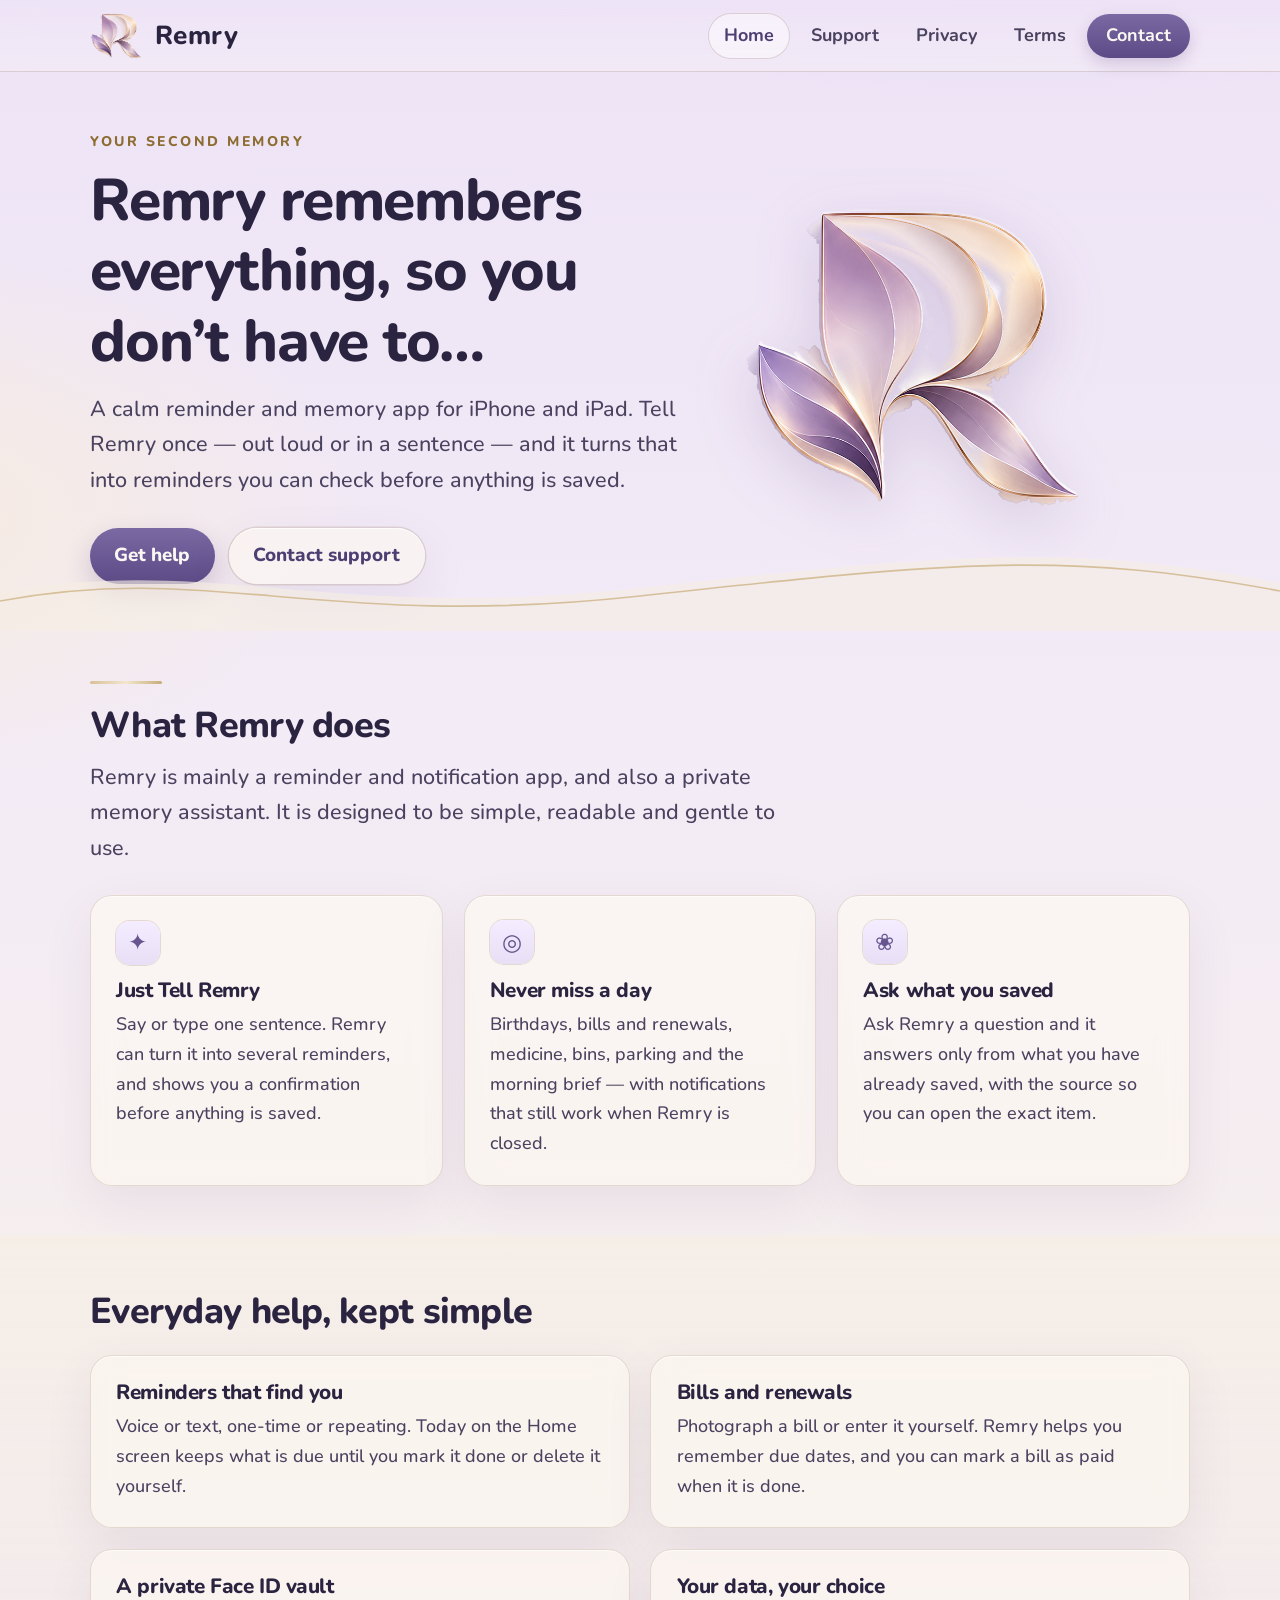
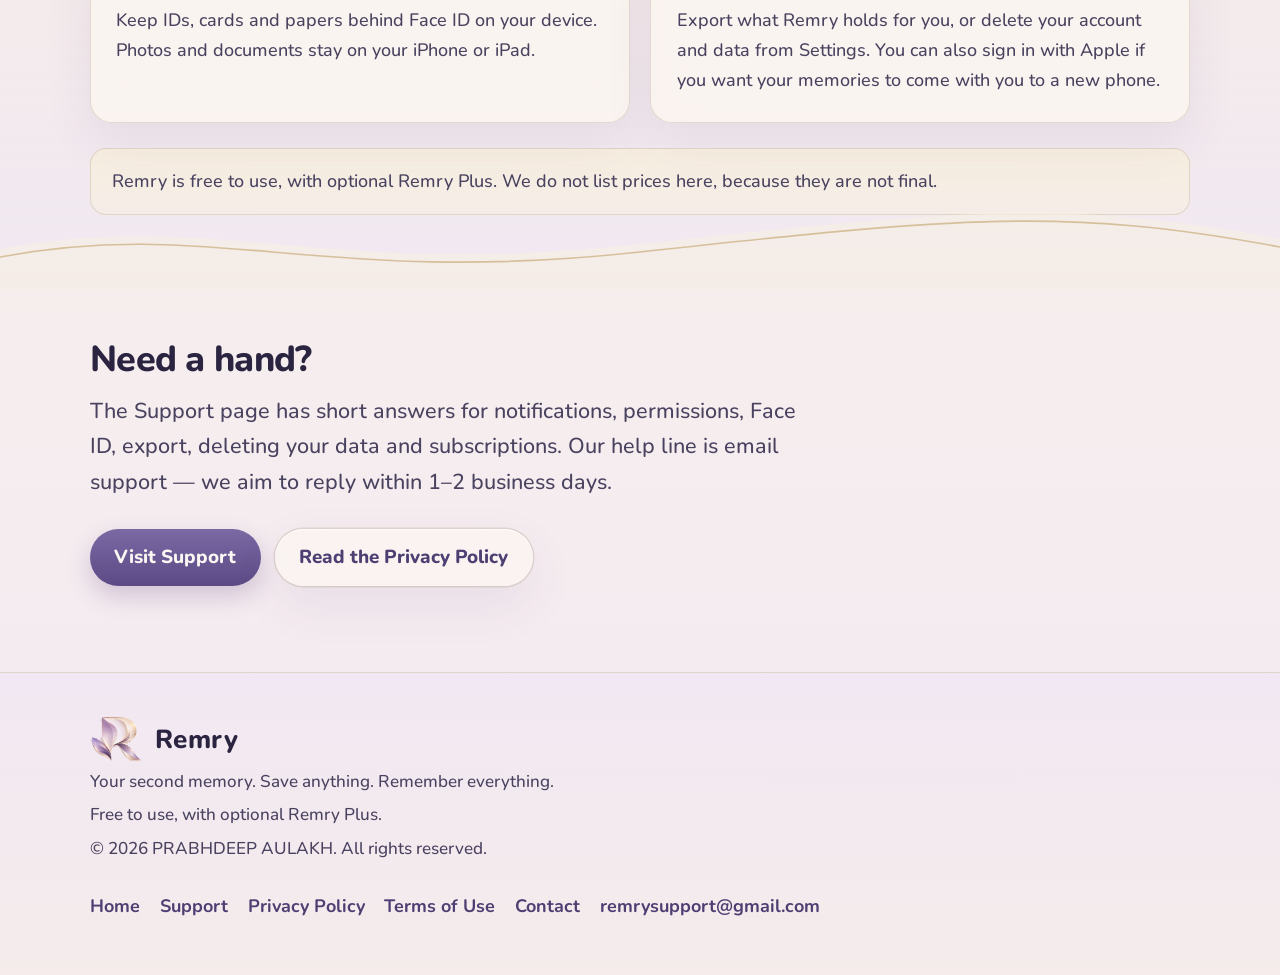
<file: index.html>
<!DOCTYPE html>
<html lang="en-AU">
<head>
  <meta charset="utf-8">
  <meta name="viewport" content="width=device-width, initial-scale=1">
  <title>Remry – Your Second Memory</title>
  <meta name="description" content="Remry remembers everything, so you don't have to. A calm iPhone and iPad app for reminders, birthdays, bills and the everyday things you want to keep.">
  <meta name="theme-color" content="#EDE3F6">
  <link rel="canonical" href="https://deepaul781-svg.github.io/remry-site/index.html">
  <link rel="icon" type="image/png" href="assets/favicon.png">
  <link rel="apple-touch-icon" href="assets/apple-touch-icon.png">
  <link rel="preconnect" href="https://fonts.googleapis.com">
  <link rel="preconnect" href="https://fonts.gstatic.com" crossorigin>
  <link href="https://fonts.googleapis.com/css2?family=Nunito:wght@500;600;700;800&display=swap" rel="stylesheet">
  <link rel="stylesheet" href="css/styles.css">
  <meta property="og:type" content="website">
  <meta property="og:title" content="Remry – Your Second Memory">
  <meta property="og:description" content="Remry remembers everything, so you don't have to. A calm iPhone and iPad app for reminders, birthdays, bills and the everyday things you want to keep.">
  <meta property="og:url" content="https://deepaul781-svg.github.io/remry-site/index.html">
  <meta property="og:image" content="https://deepaul781-svg.github.io/remry-site/assets/og.png">
  <meta name="twitter:card" content="summary_large_image">
  
</head>
<body>
  <a class="skip" href="#main">Skip to content</a>
  <header class="site-header">
    <div class="wrap header-inner">
      <a class="brand" href="index.html">
        <img src="assets/logo-mark.png" width="52" height="46" alt="">
        <span>Remry</span>
      </a>
      <nav class="nav" aria-label="Main">
        <a href="index.html" aria-current="page">Home</a>
        <a href="support.html">Support</a>
        <a href="privacy.html">Privacy</a>
        <a href="terms.html">Terms</a>
        <a href="contact.html" class="cta">Contact</a>
      </nav>
    </div>
  </header>

  <main id="main">
    <section class="hero">
      <div class="wrap hero-grid">
        <div>
          <p class="kicker">Your second memory</p>
          <h1>Remry remembers everything, so you don’t have to…</h1>
          <p class="lede">A calm reminder and memory app for iPhone and iPad. Tell Remry once — out loud or in a sentence — and it turns that into reminders you can check before anything is saved.</p>
          <div class="actions">
            <a class="btn btn-primary" href="support.html">Get help</a>
            <a class="btn btn-ghost" href="contact.html">Contact support</a>
          </div>
        </div>
        <img class="hero-logo" src="assets/logo-mark.png" width="340" height="303" alt="The Remry leaf-R logo, in lavender and champagne gold.">
      </div>
    </section>

    <section class="section" aria-labelledby="does">
      <div class="wrap">
        <div class="gold-rule" aria-hidden="true"></div>
        <h2 id="does">What Remry does</h2>
        <p class="lede">Remry is mainly a reminder and notification app, and also a private memory assistant. It is designed to be simple, readable and gentle to use.</p>
        <div class="grid-3">
          <article class="card">
            <div class="icon" aria-hidden="true">✦</div>
            <h3>Just Tell Remry</h3>
            <p>Say or type one sentence. Remry can turn it into several reminders, and shows you a confirmation before anything is saved.</p>
          </article>
          <article class="card">
            <div class="icon" aria-hidden="true">◎</div>
            <h3>Never miss a day</h3>
            <p>Birthdays, bills and renewals, medicine, bins, parking and the morning brief — with notifications that still work when Remry is closed.</p>
          </article>
          <article class="card">
            <div class="icon" aria-hidden="true">❀</div>
            <h3>Ask what you saved</h3>
            <p>Ask Remry a question and it answers only from what you have already saved, with the source so you can open the exact item.</p>
          </article>
        </div>
      </div>
    </section>

    <section class="band" aria-labelledby="everyday">
      <div class="wrap">
        <h2 id="everyday">Everyday help, kept simple</h2>
        <div class="grid-2" style="margin-top:1.2rem">
          <article class="card">
            <h3>Reminders that find you</h3>
            <p>Voice or text, one-time or repeating. Today on the Home screen keeps what is due until you mark it done or delete it yourself.</p>
          </article>
          <article class="card">
            <h3>Bills and renewals</h3>
            <p>Photograph a bill or enter it yourself. Remry helps you remember due dates, and you can mark a bill as paid when it is done.</p>
          </article>
          <article class="card">
            <h3>A private Face ID vault</h3>
            <p>Keep IDs, cards and papers behind Face ID on your device. Photos and documents stay on your iPhone or iPad.</p>
          </article>
          <article class="card">
            <h3>Your data, your choice</h3>
            <p>Export what Remry holds for you, or delete your account and data from Settings. You can also sign in with Apple if you want your memories to come with you to a new phone.</p>
          </article>
        </div>
        <p class="note" style="margin-top:1.4rem">Remry is free to use, with optional Remry Plus. We do not list prices here, because they are not final.</p>
      </div>
    </section>

    <section class="section" aria-labelledby="next">
      <div class="wrap">
        <h2 id="next">Need a hand?</h2>
        <p class="lede">The Support page has short answers for notifications, permissions, Face ID, export, deleting your data and subscriptions. Our help line is email support — we aim to reply within 1–2 business days.</p>
        <div class="actions">
          <a class="btn btn-primary" href="support.html">Visit Support</a>
          <a class="btn btn-ghost" href="privacy.html">Read the Privacy Policy</a>
        </div>
      </div>
    </section>
  </main>
  <footer class="site-footer">
    <div class="wrap footer-inner">
      <div>
        <a class="brand" href="index.html"><img src="assets/logo-mark.png" width="44" height="40" alt=""><span>Remry</span></a>
        <p class="fine">Your second memory. Save anything. Remember everything.</p>
        <p class="fine">Free to use, with optional Remry Plus.</p>
        <p class="fine">&copy; 2026 PRABHDEEP AULAKH. All rights reserved.</p>
      </div>
      <nav class="footer-nav" aria-label="Footer">
        <a href="index.html">Home</a>
        <a href="support.html">Support</a>
        <a href="privacy.html">Privacy Policy</a>
        <a href="terms.html">Terms of Use</a>
        <a href="contact.html">Contact</a>
        <a href="mailto:remrysupport@gmail.com">remrysupport@gmail.com</a>
      </nav>
    </div>
  </footer>
</body>
</html>
</file>
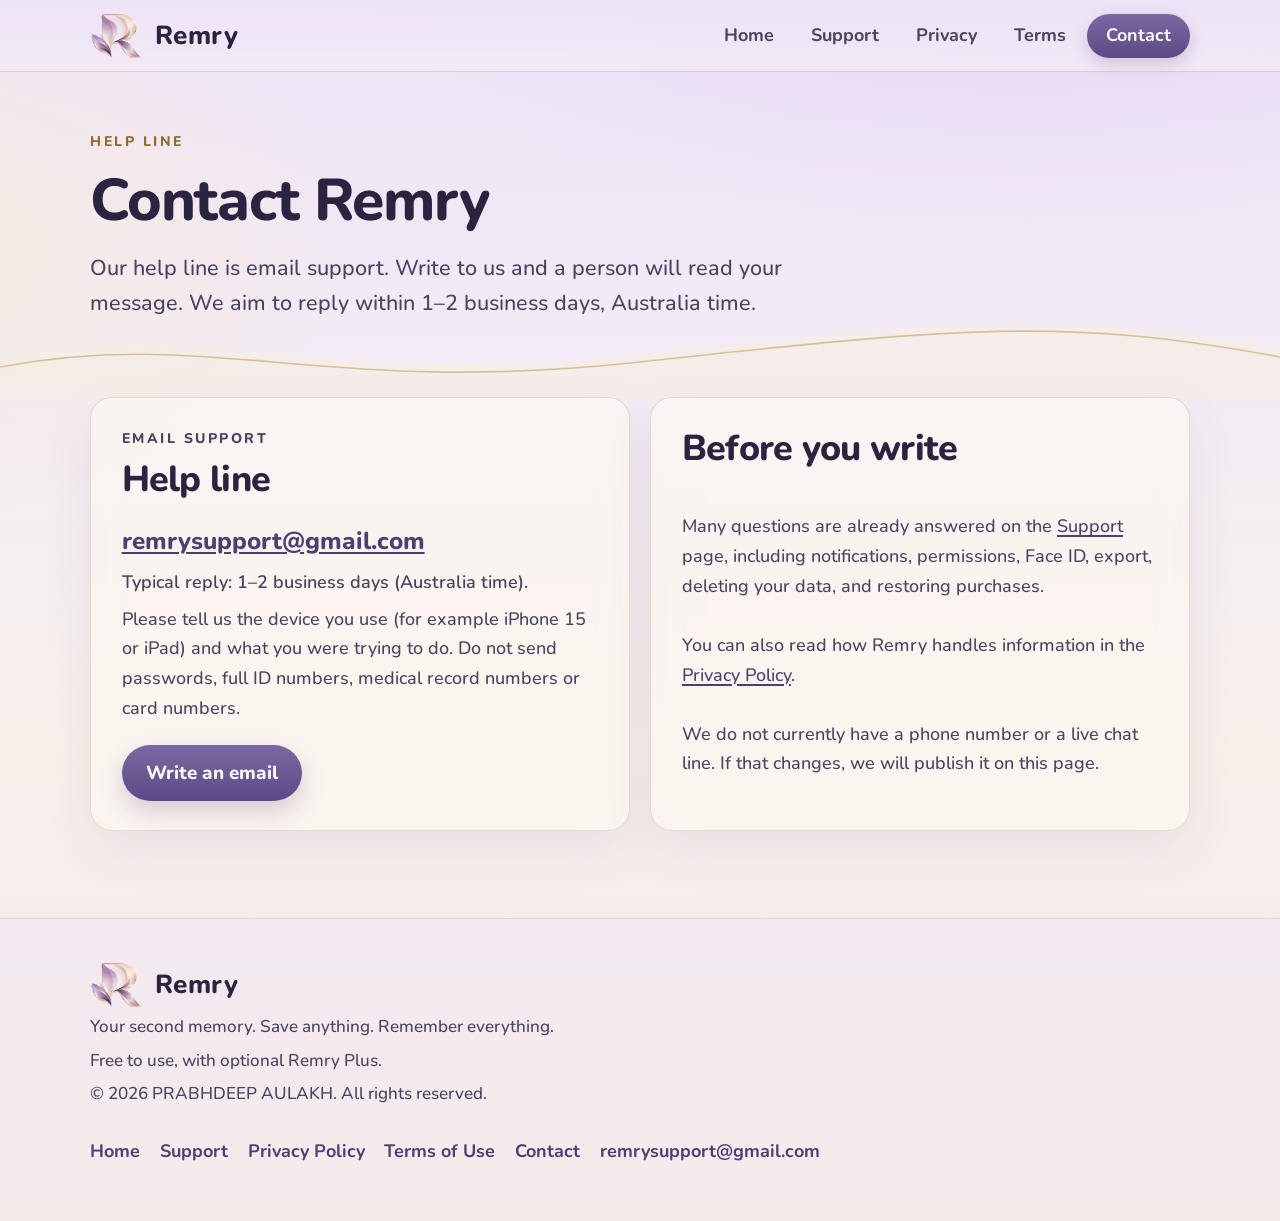
<file: contact.html>
<!DOCTYPE html>
<html lang="en-AU">
<head>
  <meta charset="utf-8">
  <meta name="viewport" content="width=device-width, initial-scale=1">
  <title>Contact and Help Line – Remry</title>
  <meta name="description" content="Email Remry support at remrysupport@gmail.com. We aim to reply within 1–2 business days. No phone line is offered yet.">
  <meta name="theme-color" content="#EDE3F6">
  <link rel="canonical" href="https://deepaul781-svg.github.io/remry-site/contact.html">
  <link rel="icon" type="image/png" href="assets/favicon.png">
  <link rel="apple-touch-icon" href="assets/apple-touch-icon.png">
  <link rel="preconnect" href="https://fonts.googleapis.com">
  <link rel="preconnect" href="https://fonts.gstatic.com" crossorigin>
  <link href="https://fonts.googleapis.com/css2?family=Nunito:wght@500;600;700;800&display=swap" rel="stylesheet">
  <link rel="stylesheet" href="css/styles.css">
  <meta property="og:type" content="website">
  <meta property="og:title" content="Contact and Help Line – Remry">
  <meta property="og:description" content="Email Remry support at remrysupport@gmail.com. We aim to reply within 1–2 business days. No phone line is offered yet.">
  <meta property="og:url" content="https://deepaul781-svg.github.io/remry-site/contact.html">
  <meta property="og:image" content="https://deepaul781-svg.github.io/remry-site/assets/og.png">
  <meta name="twitter:card" content="summary_large_image">
  
</head>
<body>
  <a class="skip" href="#main">Skip to content</a>
  <header class="site-header">
    <div class="wrap header-inner">
      <a class="brand" href="index.html">
        <img src="assets/logo-mark.png" width="52" height="46" alt="">
        <span>Remry</span>
      </a>
      <nav class="nav" aria-label="Main">
        <a href="index.html">Home</a>
        <a href="support.html">Support</a>
        <a href="privacy.html">Privacy</a>
        <a href="terms.html">Terms</a>
        <a href="contact.html" class="cta" aria-current="page">Contact</a>
      </nav>
    </div>
  </header>

  <main id="main">
    <section class="page-hero">
      <div class="wrap">
        <p class="kicker">Help line</p>
        <h1>Contact Remry</h1>
        <p class="lede">Our help line is email support. Write to us and a person will read your message. We aim to reply within 1–2 business days, Australia time.</p>
      </div>
    </section>

    <section class="section" style="padding-top:0">
      <div class="wrap grid-2">
        <article class="card contact-card">
          <p class="kicker">Email support</p>
          <h2>Help line</h2>
          <p><a class="email" href="mailto:remrysupport@gmail.com">remrysupport@gmail.com</a></p>
          <p class="meta">Typical reply: 1–2 business days (Australia time).</p>
          <p>Please tell us the device you use (for example iPhone 15 or iPad) and what you were trying to do. Do not send passwords, full ID numbers, medical record numbers or card numbers.</p>
          <div class="actions" style="margin-top:0.8rem">
            <a class="btn btn-primary" href="mailto:remrysupport@gmail.com">Write an email</a>
          </div>
        </article>
        <article class="card contact-card">
          <h2>Before you write</h2>
          <p>Many questions are already answered on the <a href="support.html">Support</a> page, including notifications, permissions, Face ID, export, deleting your data, and restoring purchases.</p>
          <p>You can also read how Remry handles information in the <a href="privacy.html">Privacy Policy</a>.</p>
          <p>We do not currently have a phone number or a live chat line. If that changes, we will publish it on this page.</p>
        </article>
      </div>
    </section>
  </main>
  <footer class="site-footer">
    <div class="wrap footer-inner">
      <div>
        <a class="brand" href="index.html"><img src="assets/logo-mark.png" width="44" height="40" alt=""><span>Remry</span></a>
        <p class="fine">Your second memory. Save anything. Remember everything.</p>
        <p class="fine">Free to use, with optional Remry Plus.</p>
        <p class="fine">&copy; 2026 PRABHDEEP AULAKH. All rights reserved.</p>
      </div>
      <nav class="footer-nav" aria-label="Footer">
        <a href="index.html">Home</a>
        <a href="support.html">Support</a>
        <a href="privacy.html">Privacy Policy</a>
        <a href="terms.html">Terms of Use</a>
        <a href="contact.html">Contact</a>
        <a href="mailto:remrysupport@gmail.com">remrysupport@gmail.com</a>
      </nav>
    </div>
  </footer>
</body>
</html>
</file>
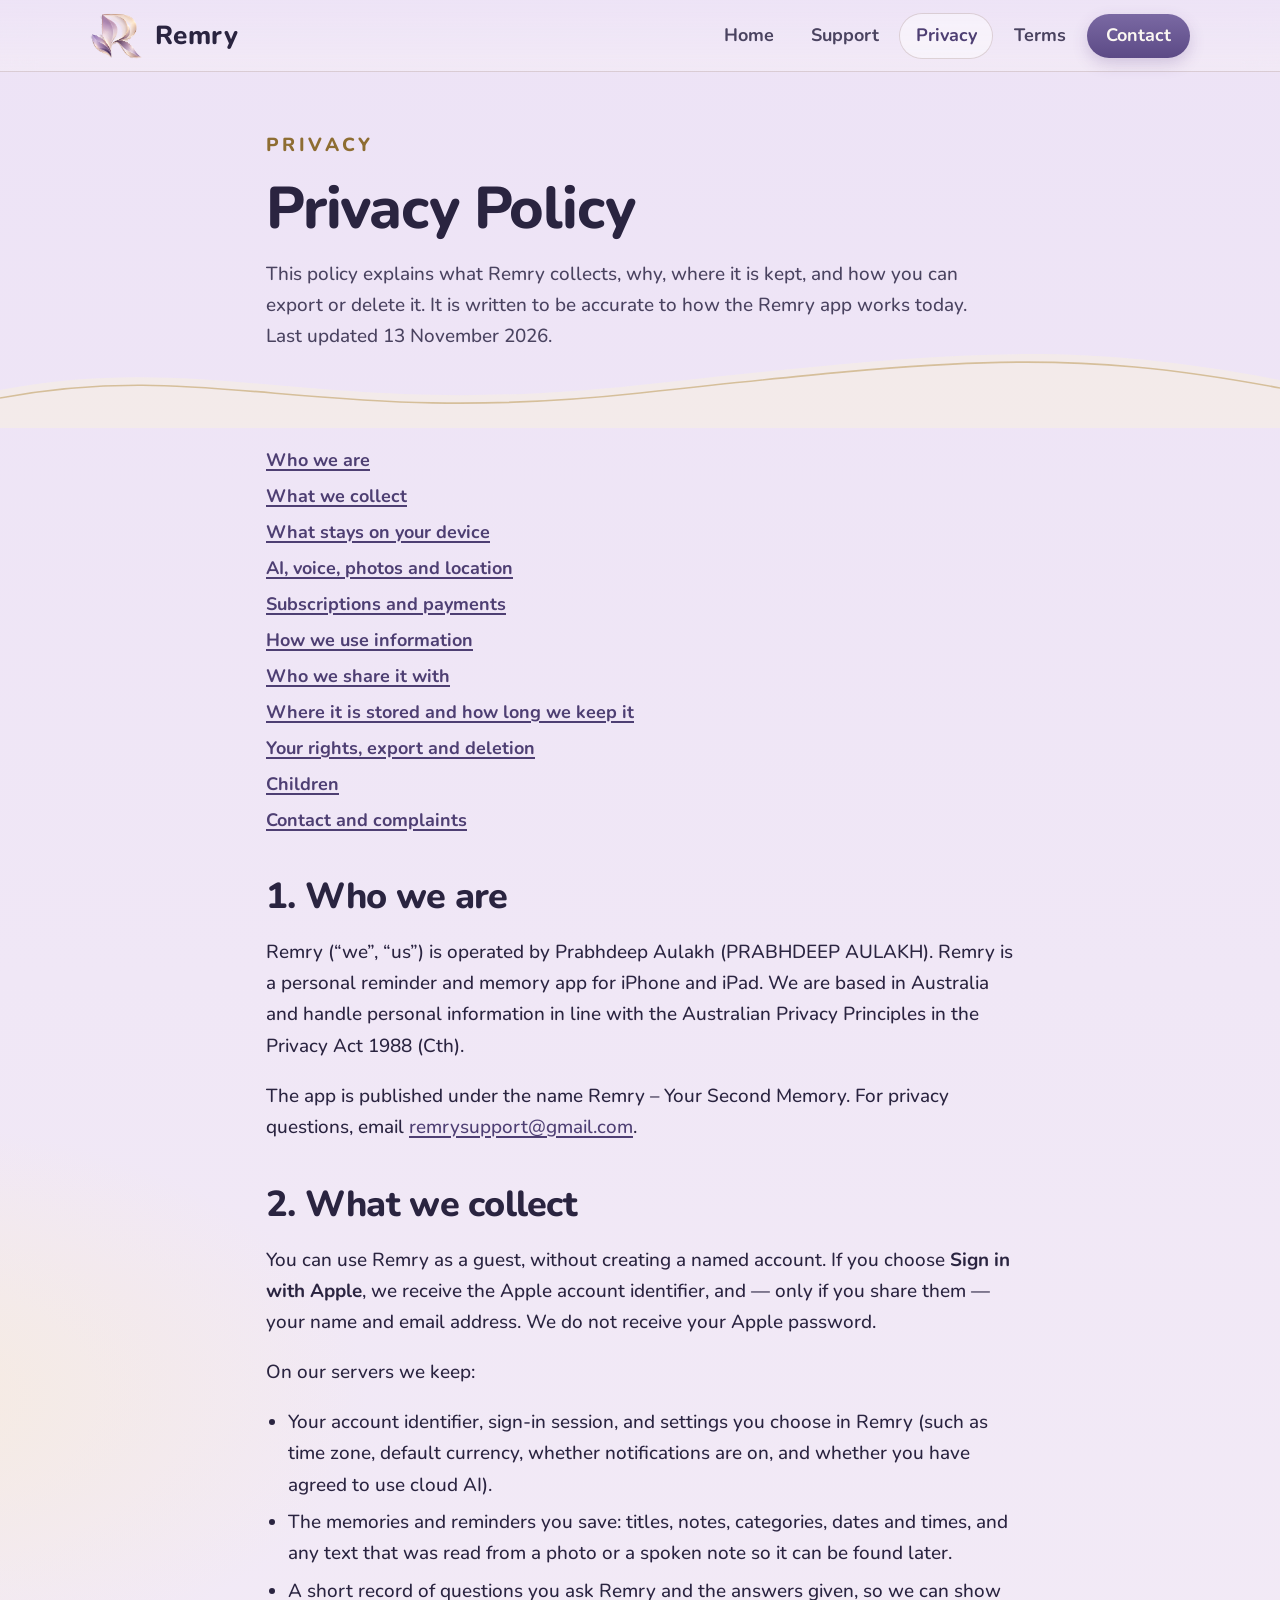
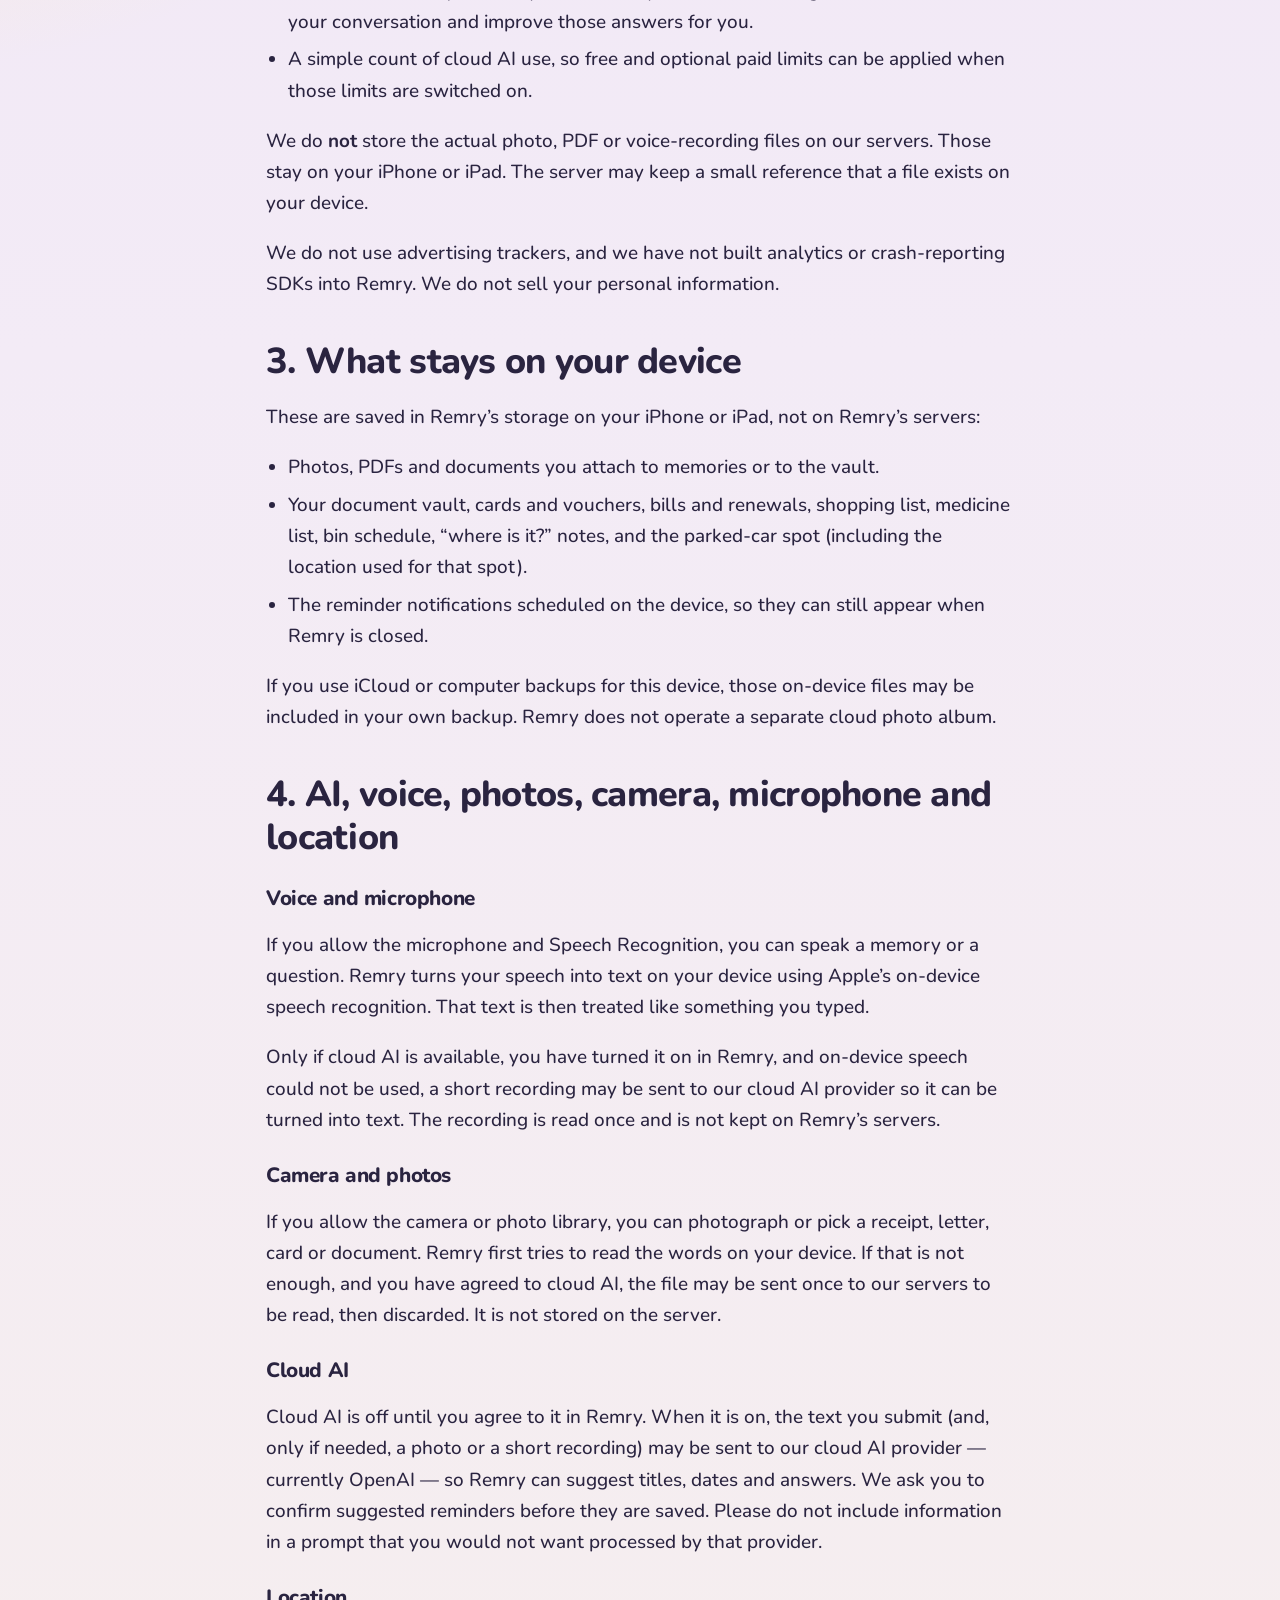
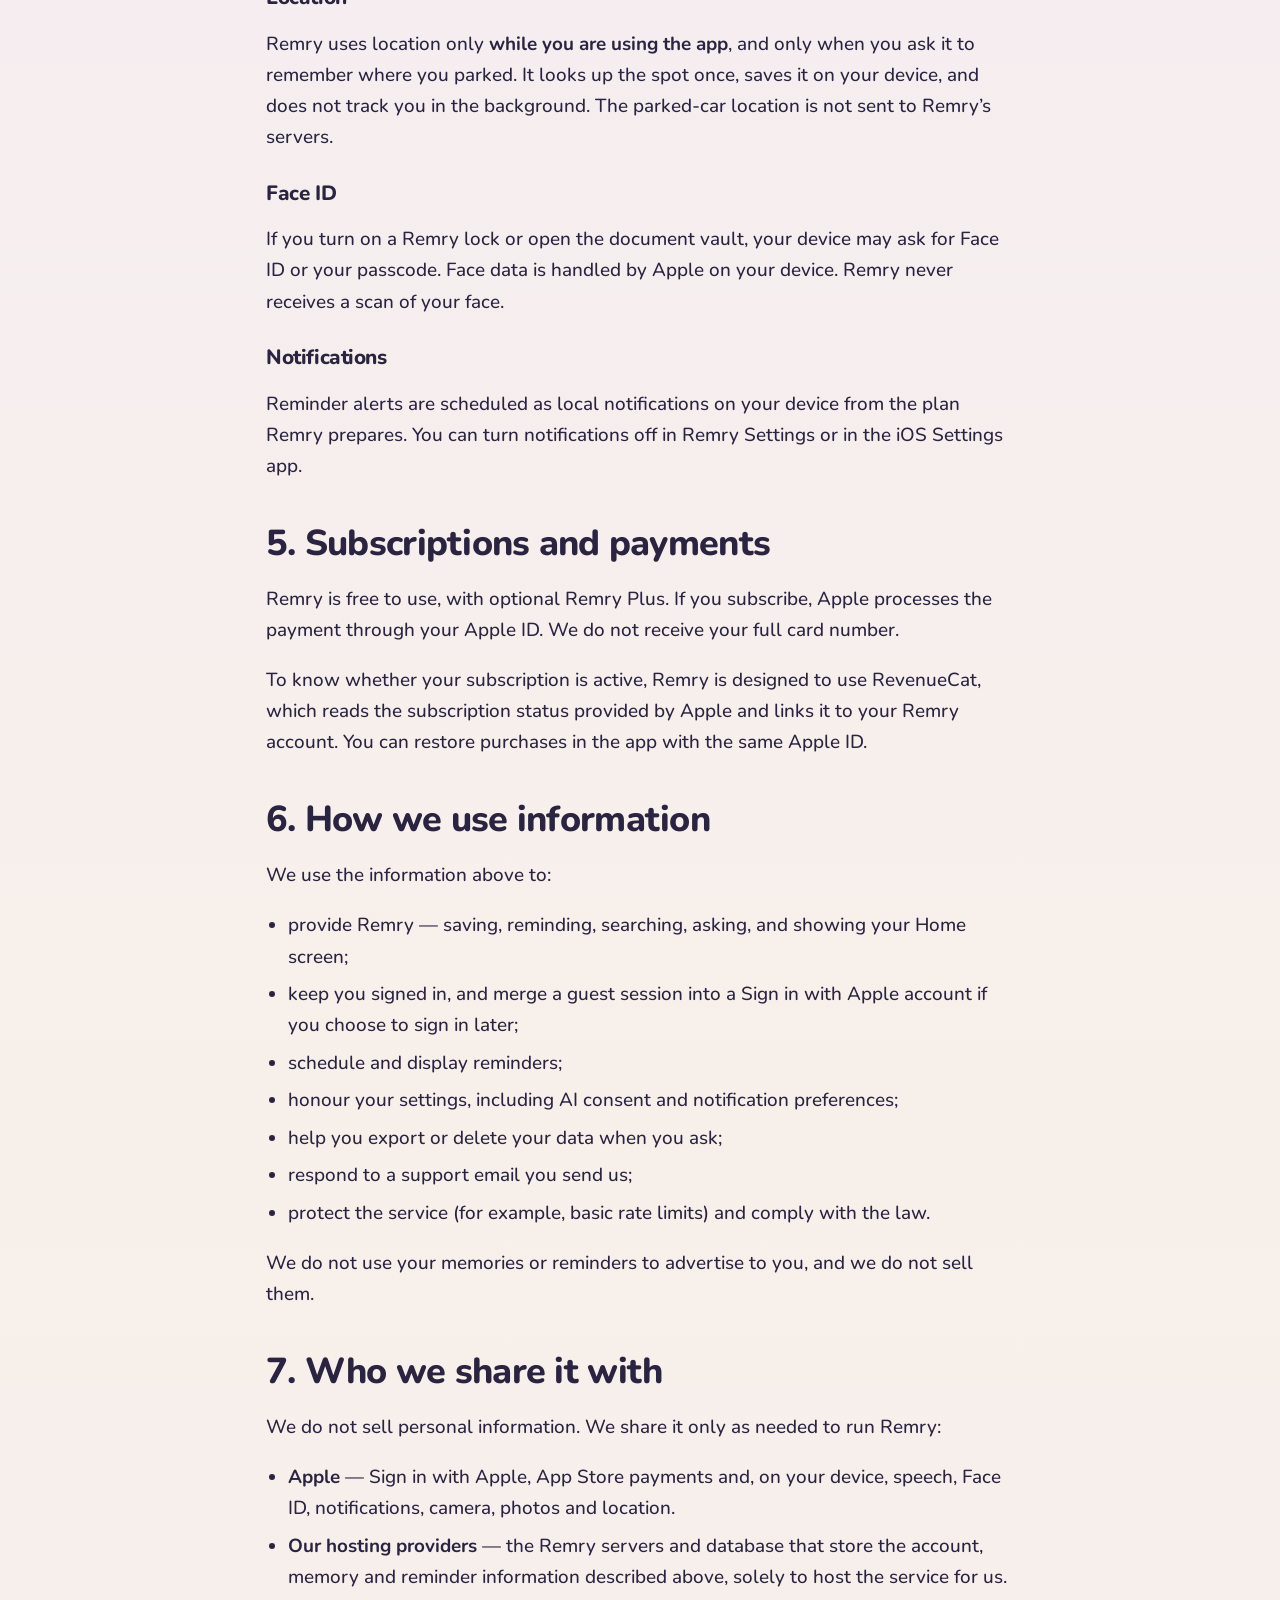
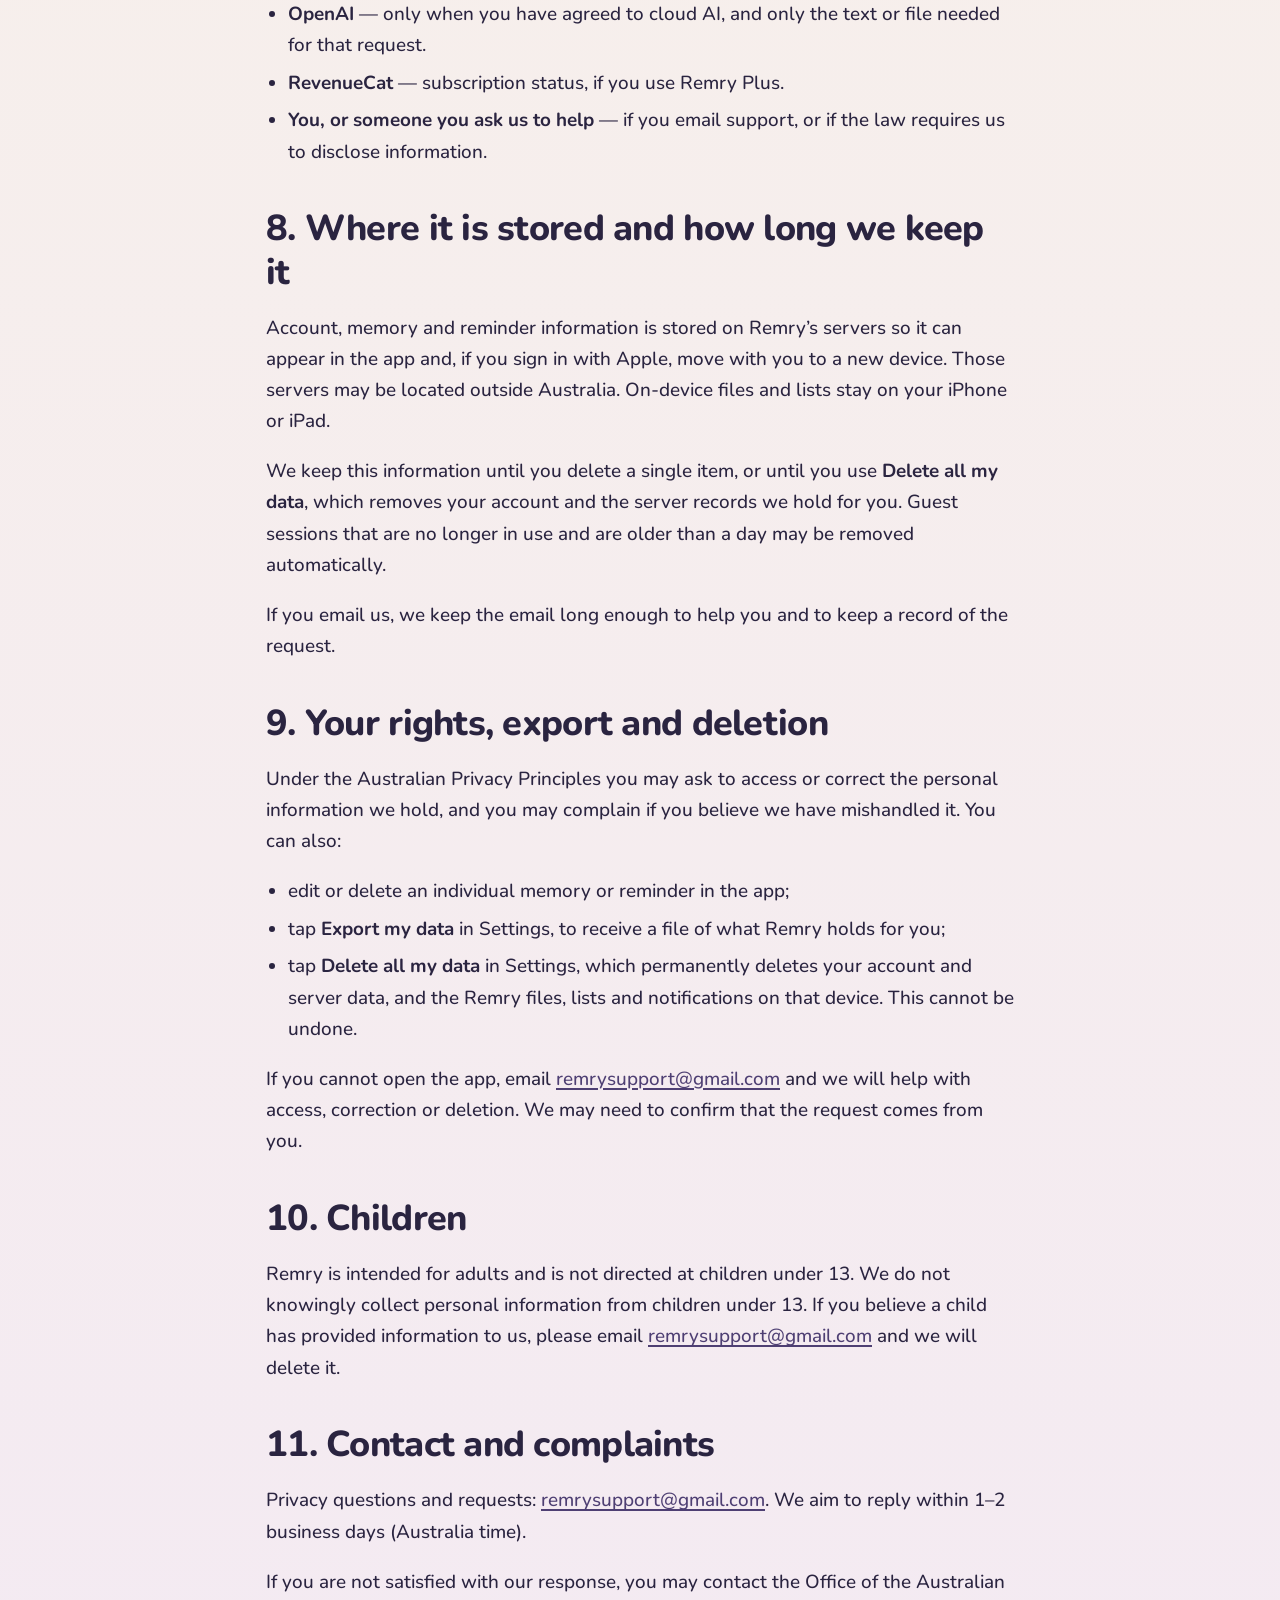
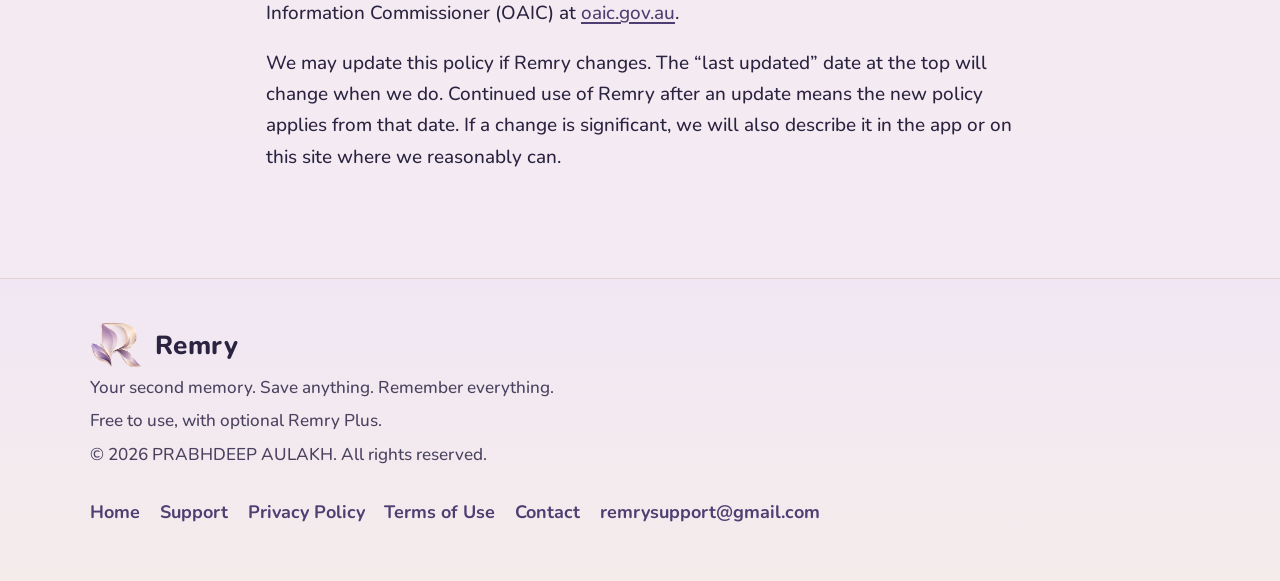
<file: privacy.html>
<!DOCTYPE html>
<html lang="en-AU">
<head>
  <meta charset="utf-8">
  <meta name="viewport" content="width=device-width, initial-scale=1">
  <title>Privacy Policy – Remry</title>
  <meta name="description" content="How Remry collects, stores and deletes your information, including memories, reminders, photos, location, voice and subscriptions. Governed under the Australian Privacy Principles.">
  <meta name="theme-color" content="#EDE3F6">
  <link rel="canonical" href="https://deepaul781-svg.github.io/remry-site/privacy.html">
  <link rel="icon" type="image/png" href="assets/favicon.png">
  <link rel="apple-touch-icon" href="assets/apple-touch-icon.png">
  <link rel="preconnect" href="https://fonts.googleapis.com">
  <link rel="preconnect" href="https://fonts.gstatic.com" crossorigin>
  <link href="https://fonts.googleapis.com/css2?family=Nunito:wght@500;600;700;800&display=swap" rel="stylesheet">
  <link rel="stylesheet" href="css/styles.css">
  <meta property="og:type" content="website">
  <meta property="og:title" content="Privacy Policy – Remry">
  <meta property="og:description" content="How Remry collects, stores and deletes your information, including memories, reminders, photos, location, voice and subscriptions. Governed under the Australian Privacy Principles.">
  <meta property="og:url" content="https://deepaul781-svg.github.io/remry-site/privacy.html">
  <meta property="og:image" content="https://deepaul781-svg.github.io/remry-site/assets/og.png">
  <meta name="twitter:card" content="summary_large_image">
  
</head>
<body>
  <a class="skip" href="#main">Skip to content</a>
  <header class="site-header">
    <div class="wrap header-inner">
      <a class="brand" href="index.html">
        <img src="assets/logo-mark.png" width="52" height="46" alt="">
        <span>Remry</span>
      </a>
      <nav class="nav" aria-label="Main">
        <a href="index.html">Home</a>
        <a href="support.html">Support</a>
        <a href="privacy.html" aria-current="page">Privacy</a>
        <a href="terms.html">Terms</a>
        <a href="contact.html" class="cta">Contact</a>
      </nav>
    </div>
  </header>

  <main id="main">
    <section class="page-hero">
      <div class="wrap prose">
        <p class="kicker">Privacy</p>
        <h1>Privacy Policy</h1>
        <p class="lede">This policy explains what Remry collects, why, where it is kept, and how you can export or delete it. It is written to be accurate to how the Remry app works today. Last updated 13 November 2026.</p>
        <!-- Legal operator: Prabhdeep Aulakh (PRABHDEEP AULAKH), Australia. -->
      </div>
    </section>

    <section class="section" style="padding-top:0">
      <div class="wrap prose">
        <nav class="toc" aria-label="On this page">
          <a href="#who">Who we are</a>
          <a href="#collect">What we collect</a>
          <a href="#device">What stays on your device</a>
          <a href="#ai">AI, voice, photos and location</a>
          <a href="#payments">Subscriptions and payments</a>
          <a href="#use">How we use information</a>
          <a href="#share">Who we share it with</a>
          <a href="#keep">Where it is stored and how long we keep it</a>
          <a href="#rights">Your rights, export and deletion</a>
          <a href="#children">Children</a>
          <a href="#contact-privacy">Contact and complaints</a>
        </nav>

        <h2 id="who">1. Who we are</h2>
        <p>Remry (“we”, “us”) is operated by Prabhdeep Aulakh (PRABHDEEP AULAKH). Remry is a personal reminder and memory app for iPhone and iPad. We are based in Australia and handle personal information in line with the Australian Privacy Principles in the Privacy Act 1988 (Cth).</p>
        <p>The app is published under the name Remry – Your Second Memory. For privacy questions, email <a href="mailto:remrysupport@gmail.com">remrysupport@gmail.com</a>.</p>

        <h2 id="collect">2. What we collect</h2>
        <p>You can use Remry as a guest, without creating a named account. If you choose <strong>Sign in with Apple</strong>, we receive the Apple account identifier, and — only if you share them — your name and email address. We do not receive your Apple password.</p>
        <p>On our servers we keep:</p>
        <ul>
          <li>Your account identifier, sign-in session, and settings you choose in Remry (such as time zone, default currency, whether notifications are on, and whether you have agreed to use cloud AI).</li>
          <li>The memories and reminders you save: titles, notes, categories, dates and times, and any text that was read from a photo or a spoken note so it can be found later.</li>
          <li>A short record of questions you ask Remry and the answers given, so we can show your conversation and improve those answers for you.</li>
          <li>A simple count of cloud AI use, so free and optional paid limits can be applied when those limits are switched on.</li>
        </ul>
        <p>We do <strong>not</strong> store the actual photo, PDF or voice-recording files on our servers. Those stay on your iPhone or iPad. The server may keep a small reference that a file exists on your device.</p>
        <p>We do not use advertising trackers, and we have not built analytics or crash-reporting SDKs into Remry. We do not sell your personal information.</p>
        <!-- TODO: Confirm whether server logs retain IP addresses and for how long. Not described to users yet. -->

        <h2 id="device">3. What stays on your device</h2>
        <p>These are saved in Remry’s storage on your iPhone or iPad, not on Remry’s servers:</p>
        <ul>
          <li>Photos, PDFs and documents you attach to memories or to the vault.</li>
          <li>Your document vault, cards and vouchers, bills and renewals, shopping list, medicine list, bin schedule, “where is it?” notes, and the parked-car spot (including the location used for that spot).</li>
          <li>The reminder notifications scheduled on the device, so they can still appear when Remry is closed.</li>
        </ul>
        <p>If you use iCloud or computer backups for this device, those on-device files may be included in your own backup. Remry does not operate a separate cloud photo album.</p>

        <h2 id="ai">4. AI, voice, photos, camera, microphone and location</h2>
        <h3>Voice and microphone</h3>
        <p>If you allow the microphone and Speech Recognition, you can speak a memory or a question. Remry turns your speech into text on your device using Apple’s on-device speech recognition. That text is then treated like something you typed.</p>
        <p>Only if cloud AI is available, you have turned it on in Remry, and on-device speech could not be used, a short recording may be sent to our cloud AI provider so it can be turned into text. The recording is read once and is not kept on Remry’s servers.</p>
        <!-- TODO: Confirm whether the OpenAI API key is enabled in production at the time this policy is published. Wording above covers both “on-device first” and the optional cloud fallback already in the code. -->

        <h3>Camera and photos</h3>
        <p>If you allow the camera or photo library, you can photograph or pick a receipt, letter, card or document. Remry first tries to read the words on your device. If that is not enough, and you have agreed to cloud AI, the file may be sent once to our servers to be read, then discarded. It is not stored on the server.</p>

        <h3>Cloud AI</h3>
        <p>Cloud AI is off until you agree to it in Remry. When it is on, the text you submit (and, only if needed, a photo or a short recording) may be sent to our cloud AI provider — currently OpenAI — so Remry can suggest titles, dates and answers. We ask you to confirm suggested reminders before they are saved. Please do not include information in a prompt that you would not want processed by that provider.</p>

        <h3>Location</h3>
        <p>Remry uses location only <strong>while you are using the app</strong>, and only when you ask it to remember where you parked. It looks up the spot once, saves it on your device, and does not track you in the background. The parked-car location is not sent to Remry’s servers.</p>

        <h3>Face ID</h3>
        <p>If you turn on a Remry lock or open the document vault, your device may ask for Face ID or your passcode. Face data is handled by Apple on your device. Remry never receives a scan of your face.</p>

        <h3>Notifications</h3>
        <p>Reminder alerts are scheduled as local notifications on your device from the plan Remry prepares. You can turn notifications off in Remry Settings or in the iOS Settings app.</p>

        <h2 id="payments">5. Subscriptions and payments</h2>
        <p>Remry is free to use, with optional Remry Plus. If you subscribe, Apple processes the payment through your Apple ID. We do not receive your full card number.</p>
        <p>To know whether your subscription is active, Remry is designed to use RevenueCat, which reads the subscription status provided by Apple and links it to your Remry account. You can restore purchases in the app with the same Apple ID.</p>
        <!-- TODO: RevenueCat is implemented in the app but may still be dormant until a public SDK key and App Store products are live. Keep this paragraph once Remry Plus is offered; until then, optional Plus copy is still accurate at a high level. -->

        <h2 id="use">6. How we use information</h2>
        <p>We use the information above to:</p>
        <ul>
          <li>provide Remry — saving, reminding, searching, asking, and showing your Home screen;</li>
          <li>keep you signed in, and merge a guest session into a Sign in with Apple account if you choose to sign in later;</li>
          <li>schedule and display reminders;</li>
          <li>honour your settings, including AI consent and notification preferences;</li>
          <li>help you export or delete your data when you ask;</li>
          <li>respond to a support email you send us;</li>
          <li>protect the service (for example, basic rate limits) and comply with the law.</li>
        </ul>
        <p>We do not use your memories or reminders to advertise to you, and we do not sell them.</p>

        <h2 id="share">7. Who we share it with</h2>
        <p>We do not sell personal information. We share it only as needed to run Remry:</p>
        <ul>
          <li><strong>Apple</strong> — Sign in with Apple, App Store payments and, on your device, speech, Face ID, notifications, camera, photos and location.</li>
          <li><strong>Our hosting providers</strong> — the Remry servers and database that store the account, memory and reminder information described above, solely to host the service for us.</li>
          <li><strong>OpenAI</strong> — only when you have agreed to cloud AI, and only the text or file needed for that request.</li>
          <li><strong>RevenueCat</strong> — subscription status, if you use Remry Plus.</li>
          <li><strong>You, or someone you ask us to help</strong> — if you email support, or if the law requires us to disclose information.</li>
        </ul>
        <!-- TODO: Confirm the server and database regions, and whether the policy should name those countries. -->

        <h2 id="keep">8. Where it is stored and how long we keep it</h2>
        <p>Account, memory and reminder information is stored on Remry’s servers so it can appear in the app and, if you sign in with Apple, move with you to a new device. Those servers may be located outside Australia. On-device files and lists stay on your iPhone or iPad.</p>
        <p>We keep this information until you delete a single item, or until you use <strong>Delete all my data</strong>, which removes your account and the server records we hold for you. Guest sessions that are no longer in use and are older than a day may be removed automatically.</p>
        <p>If you email us, we keep the email long enough to help you and to keep a record of the request.</p>

        <h2 id="rights">9. Your rights, export and deletion</h2>
        <p>Under the Australian Privacy Principles you may ask to access or correct the personal information we hold, and you may complain if you believe we have mishandled it. You can also:</p>
        <ul>
          <li>edit or delete an individual memory or reminder in the app;</li>
          <li>tap <strong>Export my data</strong> in Settings, to receive a file of what Remry holds for you;</li>
          <li>tap <strong>Delete all my data</strong> in Settings, which permanently deletes your account and server data, and the Remry files, lists and notifications on that device. This cannot be undone.</li>
        </ul>
        <p>If you cannot open the app, email <a href="mailto:remrysupport@gmail.com">remrysupport@gmail.com</a> and we will help with access, correction or deletion. We may need to confirm that the request comes from you.</p>

        <h2 id="children">10. Children</h2>
        <p>Remry is intended for adults and is not directed at children under 13. We do not knowingly collect personal information from children under 13. If you believe a child has provided information to us, please email <a href="mailto:remrysupport@gmail.com">remrysupport@gmail.com</a> and we will delete it.</p>
        <!-- TODO: Confirm this age position (under 13 vs a higher age, and whether Remry should be rated and marketed as an adult / family organiser only). -->

        <h2 id="contact-privacy">11. Contact and complaints</h2>
        <p>Privacy questions and requests: <a href="mailto:remrysupport@gmail.com">remrysupport@gmail.com</a>. We aim to reply within 1–2 business days (Australia time).</p>
        <p>If you are not satisfied with our response, you may contact the Office of the Australian Information Commissioner (OAIC) at <a href="https://www.oaic.gov.au/">oaic.gov.au</a>.</p>
        <p>We may update this policy if Remry changes. The “last updated” date at the top will change when we do. Continued use of Remry after an update means the new policy applies from that date. If a change is significant, we will also describe it in the app or on this site where we reasonably can.</p>
      </div>
    </section>
  </main>
  <footer class="site-footer">
    <div class="wrap footer-inner">
      <div>
        <a class="brand" href="index.html"><img src="assets/logo-mark.png" width="44" height="40" alt=""><span>Remry</span></a>
        <p class="fine">Your second memory. Save anything. Remember everything.</p>
        <p class="fine">Free to use, with optional Remry Plus.</p>
        <p class="fine">&copy; 2026 PRABHDEEP AULAKH. All rights reserved.</p>
      </div>
      <nav class="footer-nav" aria-label="Footer">
        <a href="index.html">Home</a>
        <a href="support.html">Support</a>
        <a href="privacy.html">Privacy Policy</a>
        <a href="terms.html">Terms of Use</a>
        <a href="contact.html">Contact</a>
        <a href="mailto:remrysupport@gmail.com">remrysupport@gmail.com</a>
      </nav>
    </div>
  </footer>
</body>
</html>
</file>
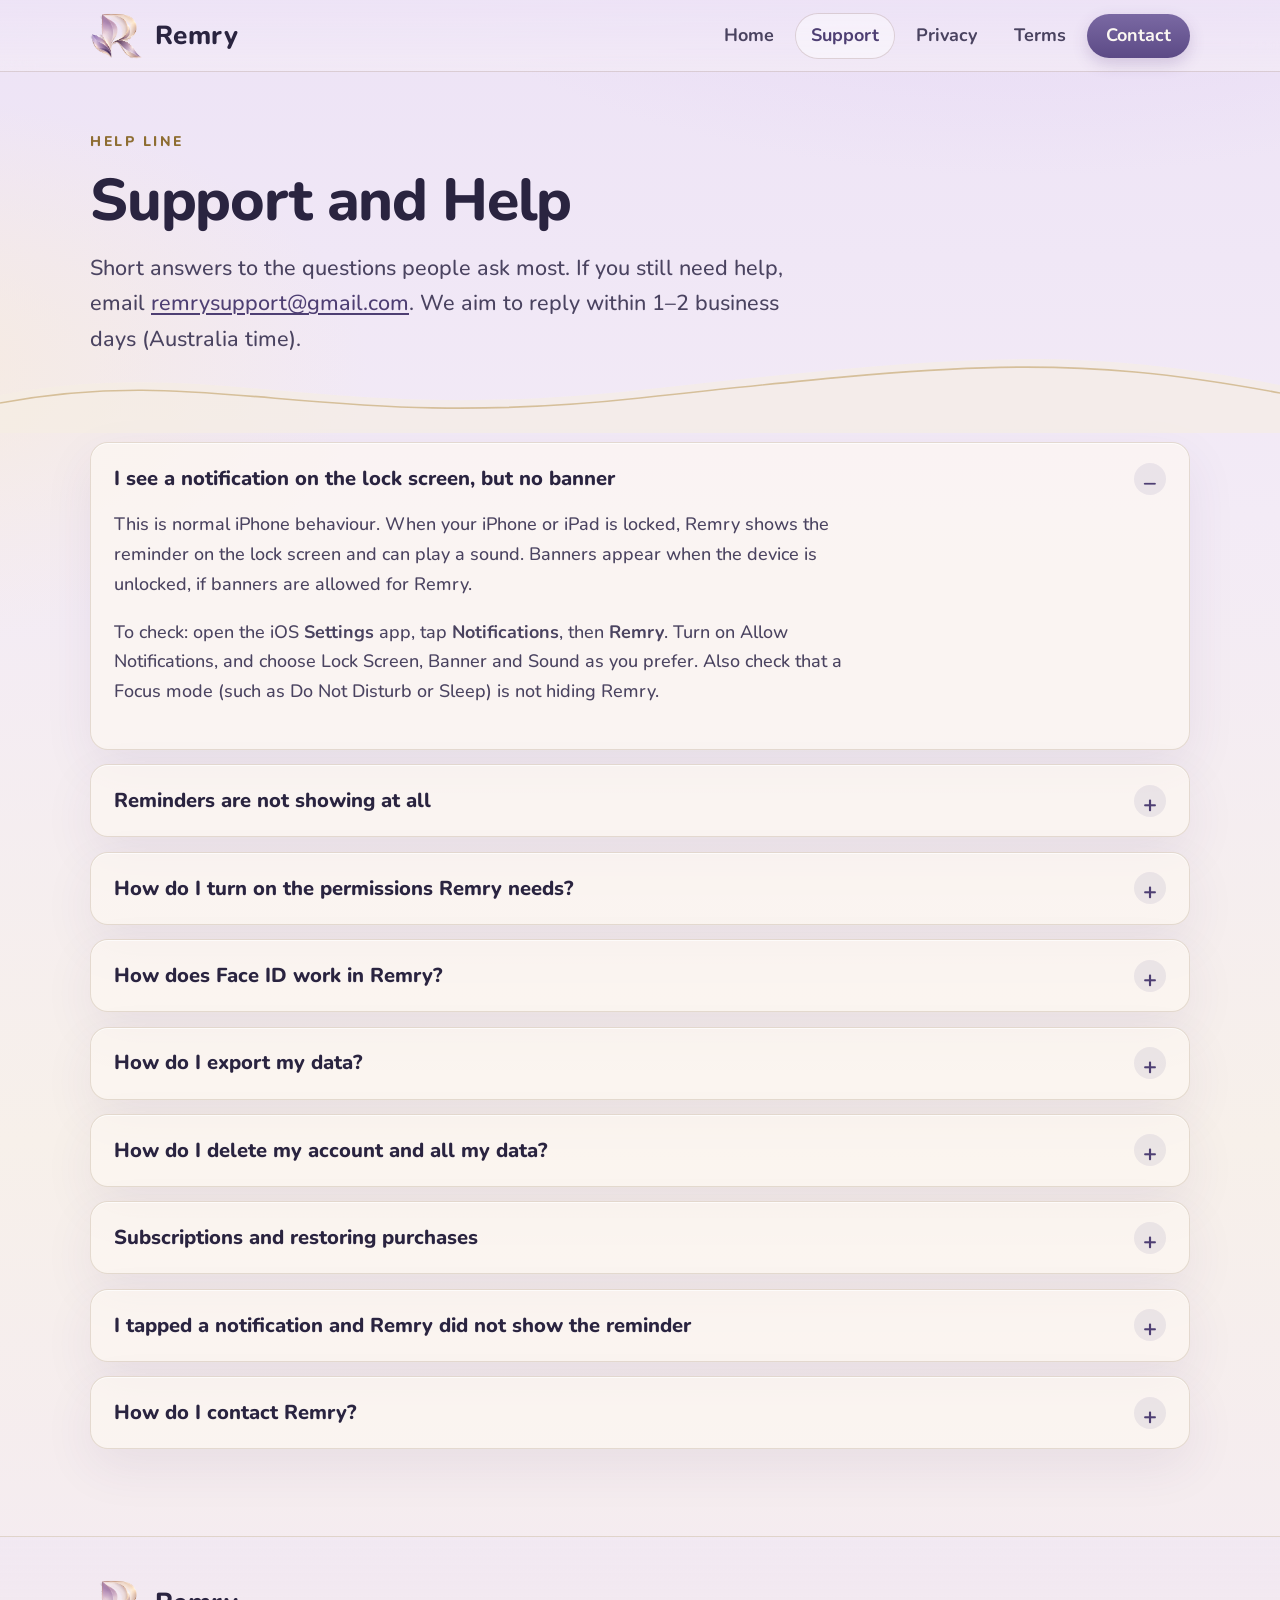
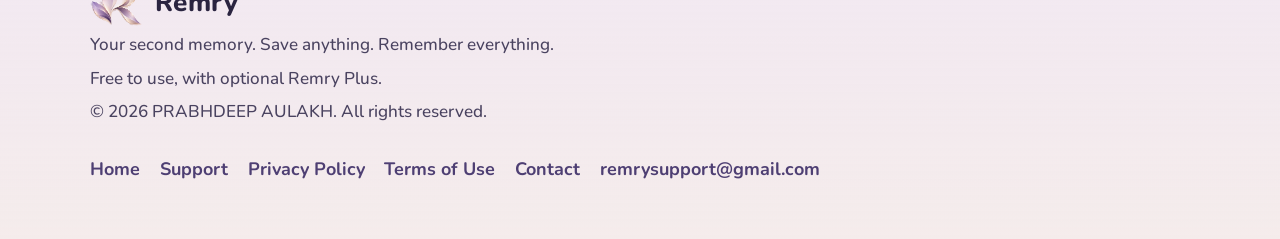
<file: support.html>
<!DOCTYPE html>
<html lang="en-AU">
<head>
  <meta charset="utf-8">
  <meta name="viewport" content="width=device-width, initial-scale=1">
  <title>Support and Help – Remry</title>
  <meta name="description" content="Help for Remry: notifications, iPhone permissions, Face ID, exporting your data, deleting your account, subscriptions and how to contact us.">
  <meta name="theme-color" content="#EDE3F6">
  <link rel="canonical" href="https://deepaul781-svg.github.io/remry-site/support.html">
  <link rel="icon" type="image/png" href="assets/favicon.png">
  <link rel="apple-touch-icon" href="assets/apple-touch-icon.png">
  <link rel="preconnect" href="https://fonts.googleapis.com">
  <link rel="preconnect" href="https://fonts.gstatic.com" crossorigin>
  <link href="https://fonts.googleapis.com/css2?family=Nunito:wght@500;600;700;800&display=swap" rel="stylesheet">
  <link rel="stylesheet" href="css/styles.css">
  <meta property="og:type" content="website">
  <meta property="og:title" content="Support and Help – Remry">
  <meta property="og:description" content="Help for Remry: notifications, iPhone permissions, Face ID, exporting your data, deleting your account, subscriptions and how to contact us.">
  <meta property="og:url" content="https://deepaul781-svg.github.io/remry-site/support.html">
  <meta property="og:image" content="https://deepaul781-svg.github.io/remry-site/assets/og.png">
  <meta name="twitter:card" content="summary_large_image">
  
</head>
<body>
  <a class="skip" href="#main">Skip to content</a>
  <header class="site-header">
    <div class="wrap header-inner">
      <a class="brand" href="index.html">
        <img src="assets/logo-mark.png" width="52" height="46" alt="">
        <span>Remry</span>
      </a>
      <nav class="nav" aria-label="Main">
        <a href="index.html">Home</a>
        <a href="support.html" aria-current="page">Support</a>
        <a href="privacy.html">Privacy</a>
        <a href="terms.html">Terms</a>
        <a href="contact.html" class="cta">Contact</a>
      </nav>
    </div>
  </header>

  <main id="main">
    <section class="page-hero">
      <div class="wrap">
        <p class="kicker">Help line</p>
        <h1>Support and Help</h1>
        <p class="lede">Short answers to the questions people ask most. If you still need help, email <a href="mailto:remrysupport@gmail.com">remrysupport@gmail.com</a>. We aim to reply within 1–2 business days (Australia time).</p>
      </div>
    </section>

    <section class="section" style="padding-top:0.5rem">
      <div class="wrap">
        <div class="faq">
          <details class="faq-item" open>
            <summary>I see a notification on the lock screen, but no banner</summary>
            <div class="faq-body">
              <p>This is normal iPhone behaviour. When your iPhone or iPad is locked, Remry shows the reminder on the lock screen and can play a sound. Banners appear when the device is unlocked, if banners are allowed for Remry.</p>
              <p>To check: open the iOS <strong>Settings</strong> app, tap <strong>Notifications</strong>, then <strong>Remry</strong>. Turn on Allow Notifications, and choose Lock Screen, Banner and Sound as you prefer. Also check that a Focus mode (such as Do Not Disturb or Sleep) is not hiding Remry.</p>
            </div>
          </details>
          <details class="faq-item">
            <summary>Reminders are not showing at all</summary>
            <div class="faq-body">
              <p>Please check all of these:</p>
              <ul>
                <li>In the iOS Settings app, Notifications → Remry, Allow Notifications is on.</li>
                <li>In Remry, open Settings and make sure reminder notifications are turned on.</li>
                <li>The reminder was confirmed and saved (Just Tell Remry does not save anything until you tap Confirm).</li>
                <li>Your iPhone is not in Silent mode if you expected a sound, and Focus is not silencing Remry.</li>
              </ul>
              <p>If you have just reinstalled Remry, open the app once so it can set up your reminders again.</p>
            </div>
          </details>
          <details class="faq-item">
            <summary>How do I turn on the permissions Remry needs?</summary>
            <div class="faq-body">
              <p>Open the iOS <strong>Settings</strong> app, scroll to <strong>Remry</strong>, and you can allow:</p>
              <ul>
                <li><strong>Notifications</strong> — so reminders can reach you when the app is closed.</li>
                <li><strong>Microphone</strong> and <strong>Speech Recognition</strong> — so you can speak instead of typing. Speech is turned into text on your device.</li>
                <li><strong>Camera</strong> and <strong>Photos</strong> — only when you choose to photograph or pick a receipt, letter, card or document.</li>
                <li><strong>Face ID</strong> — to lock Remry or your document vault.</li>
                <li><strong>Location (While Using the App)</strong> — only to save where you parked, when you ask Remry to remember it. Remry does not track you in the background.</li>
              </ul>
              <p>You can leave any of these off. The features that need them simply will not be available until you allow them.</p>
            </div>
          </details>
          <details class="faq-item">
            <summary>How does Face ID work in Remry?</summary>
            <div class="faq-body">
              <p>In Remry Settings you can turn on <strong>Lock with Face ID</strong>. Remry will then ask for Face ID (or your device passcode) when you open the app.</p>
              <p>The document vault also asks for Face ID each time you open it, so IDs and papers stay private even if the rest of Remry is unlocked.</p>
              <p>If Face ID is not set up, add it in the iOS Settings app under Face ID &amp; Passcode first. Remry uses the Face ID already on your device. We never see your face data.</p>
            </div>
          </details>
          <details class="faq-item">
            <summary>How do I export my data?</summary>
            <div class="faq-body">
              <p>In Remry, open <strong>Settings</strong> and tap <strong>Export my data</strong>. Remry prepares a file you can share or save. It includes the memories, reminders and account information held for you, plus the everyday lists kept on your device (such as bills, shopping and vault items).</p>
              <p>Photos and documents themselves live in Remry’s folder on your device (and in your iPhone backup, if you use one). They are not stored on Remry’s servers, so the export file describes them rather than attaching every photo.</p>
            </div>
          </details>
          <details class="faq-item">
            <summary>How do I delete my account and all my data?</summary>
            <div class="faq-body">
              <p>In Remry, open <strong>Settings</strong> and tap <strong>Delete all my data</strong>. Remry will ask you to confirm. This permanently removes your account, memories and reminders from Remry’s servers, and deletes the photos, files and lists saved on this device, including scheduled notifications. It cannot be undone.</p>
              <p>If you signed in with Apple, Remry also asks Apple to revoke that sign-in when it can. You can also stop the app’s access in iOS Settings → your name → Sign in with Apple.</p>
              <p>If you cannot open the app, email <a href="mailto:remrysupport@gmail.com">remrysupport@gmail.com</a> from the address on your account and we will help you complete the deletion.</p>
            </div>
          </details>
          <details class="faq-item">
            <summary>Subscriptions and restoring purchases</summary>
            <div class="faq-body">
              <p>Remry is free to use, with optional Remry Plus. If you subscribe, Apple handles the payment through your Apple ID. You can change or cancel a subscription in iOS Settings → your name → Subscriptions.</p>
              <p>If you already paid on this or another device with the same Apple ID, open Remry and tap <strong>Restore purchases</strong> on the Remry Plus screen. We never ask you to email a password or card number.</p>
            </div>
          </details>
          <details class="faq-item">
            <summary>I tapped a notification and Remry did not show the reminder</summary>
            <div class="faq-body">
              <p>Please install the latest version of Remry, then try again. A reminder stays in Today on the Home screen until you mark it done or swipe to delete it. It should not disappear on its own.</p>
              <p>If it still opens empty, take a note of the reminder name and time and email us at <a href="mailto:remrysupport@gmail.com">remrysupport@gmail.com</a>.</p>
            </div>
          </details>
          <details class="faq-item">
            <summary>How do I contact Remry?</summary>
            <div class="faq-body">
              <p>Email our help line at <a href="mailto:remrysupport@gmail.com">remrysupport@gmail.com</a>. We aim to reply within 1–2 business days, Australia time. We do not currently offer a phone number.</p>
              <p>Please include the device you use (for example iPhone 15 or iPad) and a short description of what happened. Do not send passwords, full ID numbers or card numbers.</p>
            </div>
          </details>
        </div>
      </div>
    </section>
  </main>
  <footer class="site-footer">
    <div class="wrap footer-inner">
      <div>
        <a class="brand" href="index.html"><img src="assets/logo-mark.png" width="44" height="40" alt=""><span>Remry</span></a>
        <p class="fine">Your second memory. Save anything. Remember everything.</p>
        <p class="fine">Free to use, with optional Remry Plus.</p>
        <p class="fine">&copy; 2026 PRABHDEEP AULAKH. All rights reserved.</p>
      </div>
      <nav class="footer-nav" aria-label="Footer">
        <a href="index.html">Home</a>
        <a href="support.html">Support</a>
        <a href="privacy.html">Privacy Policy</a>
        <a href="terms.html">Terms of Use</a>
        <a href="contact.html">Contact</a>
        <a href="mailto:remrysupport@gmail.com">remrysupport@gmail.com</a>
      </nav>
    </div>
  </footer>
</body>
</html>
</file>
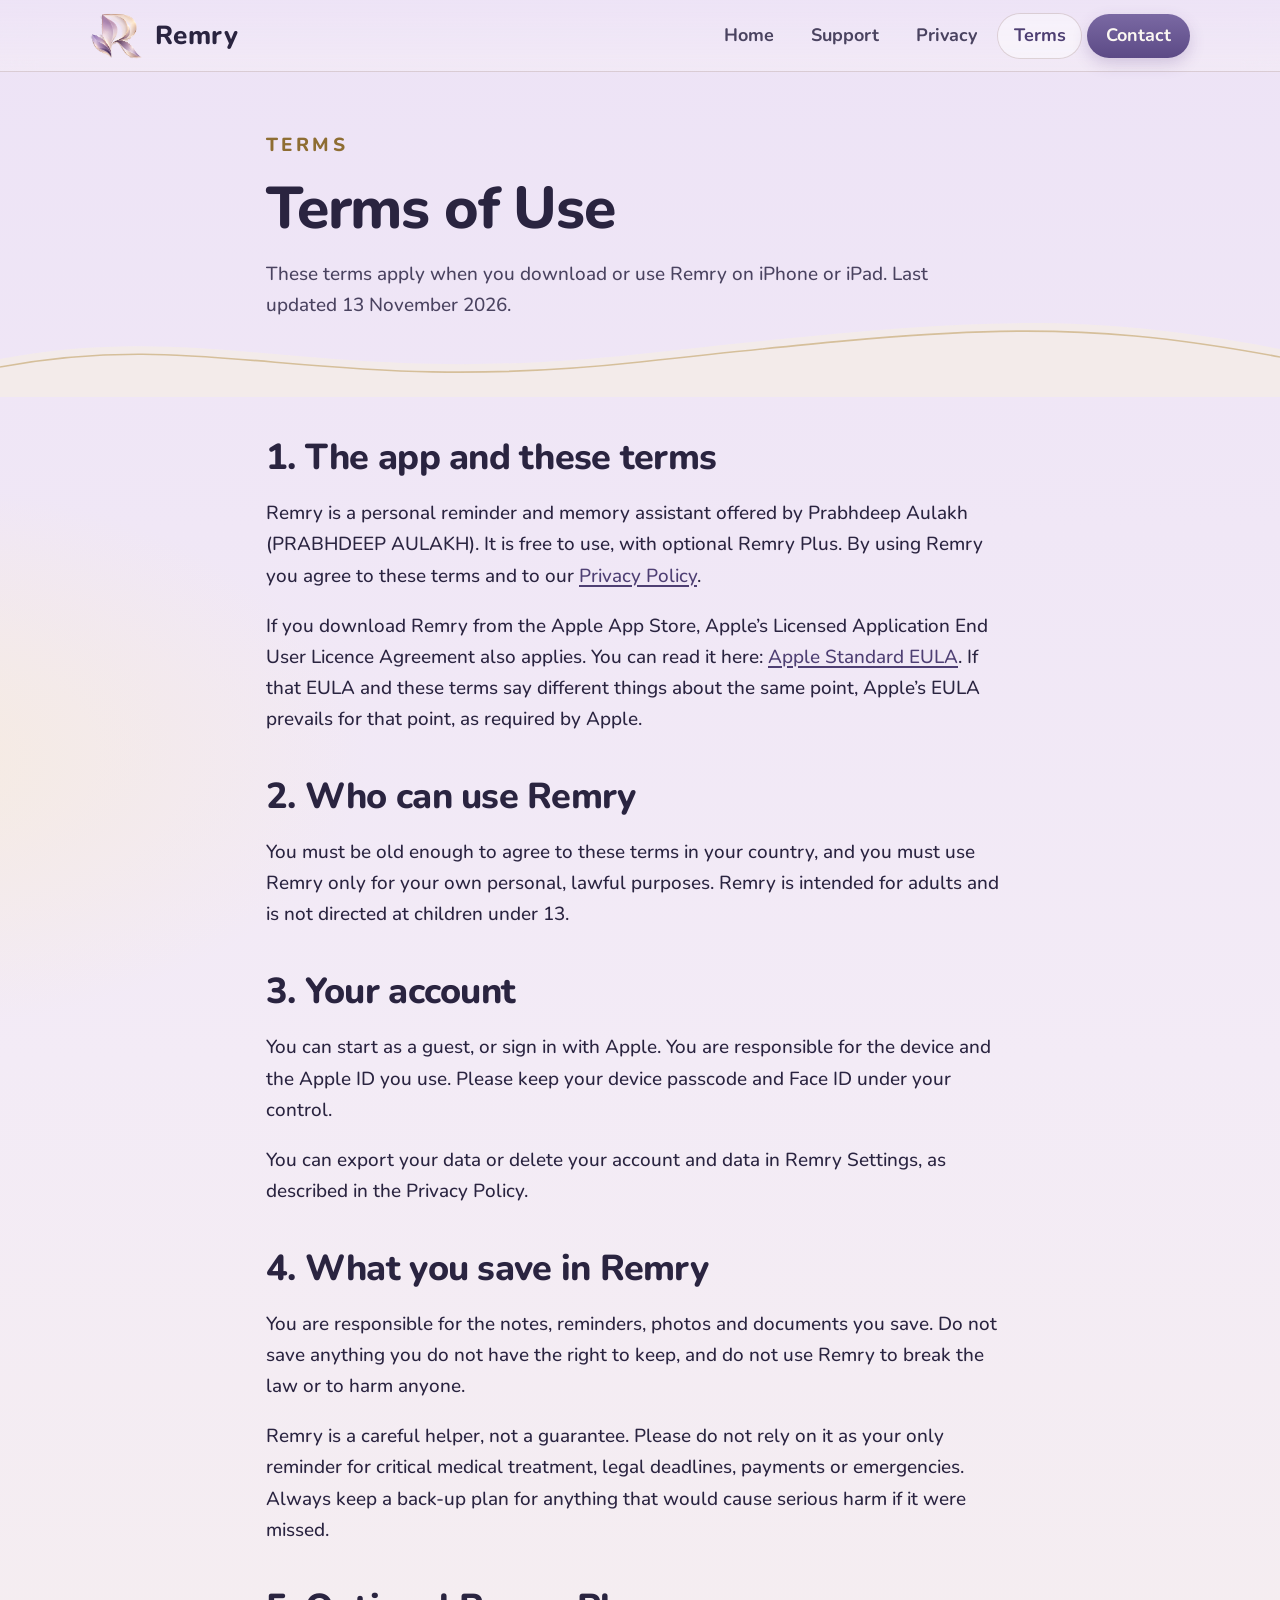
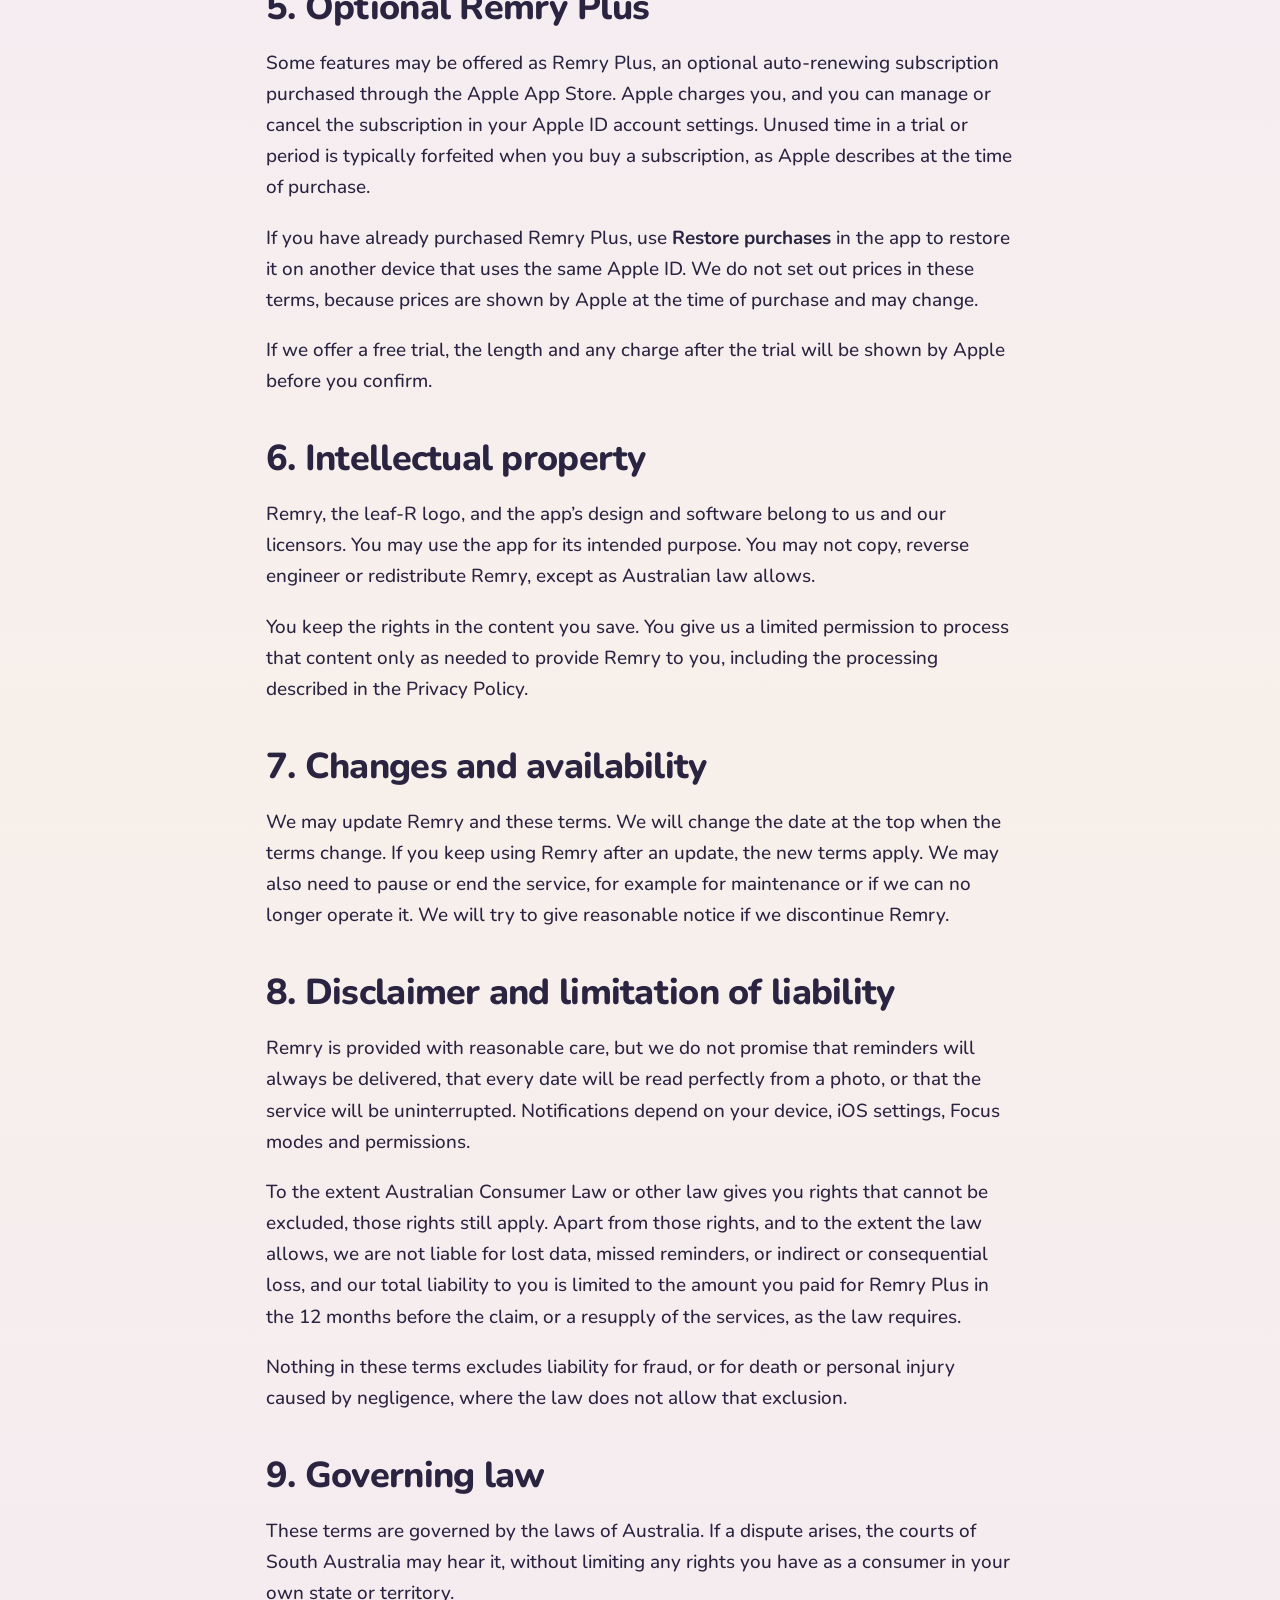
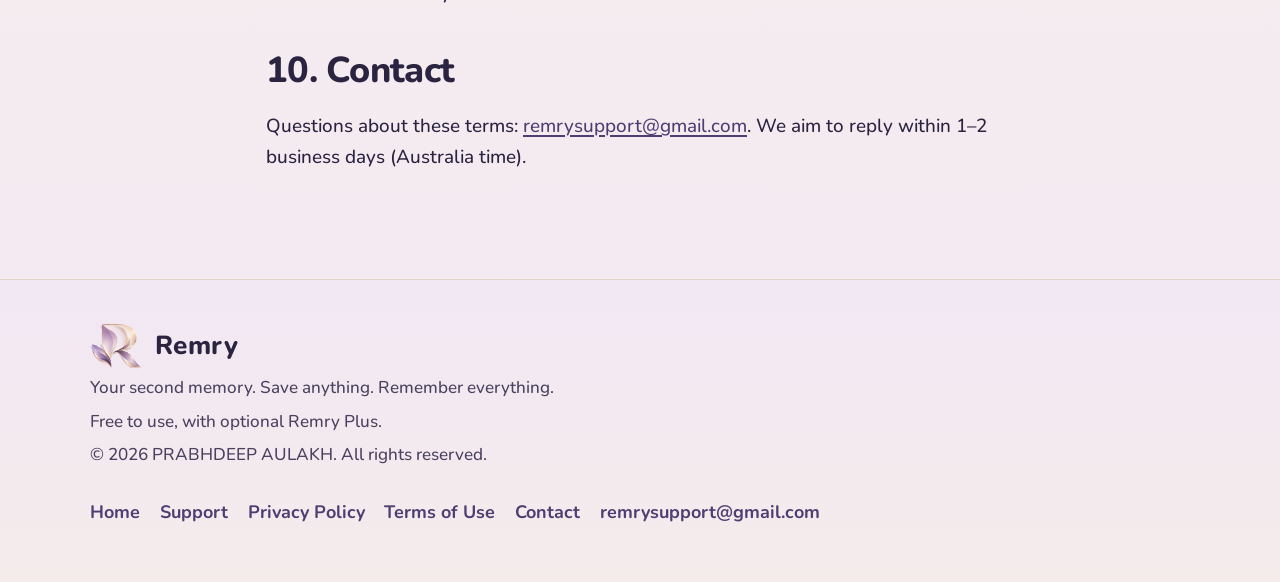
<file: terms.html>
<!DOCTYPE html>
<html lang="en-AU">
<head>
  <meta charset="utf-8">
  <meta name="viewport" content="width=device-width, initial-scale=1">
  <title>Terms of Use – Remry</title>
  <meta name="description" content="Terms of Use for the Remry iPhone and iPad app, including Apple’s standard EULA, optional Remry Plus, and your responsibilities.">
  <meta name="theme-color" content="#EDE3F6">
  <link rel="canonical" href="https://deepaul781-svg.github.io/remry-site/terms.html">
  <link rel="icon" type="image/png" href="assets/favicon.png">
  <link rel="apple-touch-icon" href="assets/apple-touch-icon.png">
  <link rel="preconnect" href="https://fonts.googleapis.com">
  <link rel="preconnect" href="https://fonts.gstatic.com" crossorigin>
  <link href="https://fonts.googleapis.com/css2?family=Nunito:wght@500;600;700;800&display=swap" rel="stylesheet">
  <link rel="stylesheet" href="css/styles.css">
  <meta property="og:type" content="website">
  <meta property="og:title" content="Terms of Use – Remry">
  <meta property="og:description" content="Terms of Use for the Remry iPhone and iPad app, including Apple’s standard EULA, optional Remry Plus, and your responsibilities.">
  <meta property="og:url" content="https://deepaul781-svg.github.io/remry-site/terms.html">
  <meta property="og:image" content="https://deepaul781-svg.github.io/remry-site/assets/og.png">
  <meta name="twitter:card" content="summary_large_image">
  
</head>
<body>
  <a class="skip" href="#main">Skip to content</a>
  <header class="site-header">
    <div class="wrap header-inner">
      <a class="brand" href="index.html">
        <img src="assets/logo-mark.png" width="52" height="46" alt="">
        <span>Remry</span>
      </a>
      <nav class="nav" aria-label="Main">
        <a href="index.html">Home</a>
        <a href="support.html">Support</a>
        <a href="privacy.html">Privacy</a>
        <a href="terms.html" aria-current="page">Terms</a>
        <a href="contact.html" class="cta">Contact</a>
      </nav>
    </div>
  </header>

  <main id="main">
    <section class="page-hero">
      <div class="wrap prose">
        <p class="kicker">Terms</p>
        <h1>Terms of Use</h1>
        <p class="lede">These terms apply when you download or use Remry on iPhone or iPad. Last updated 13 November 2026.</p>
        <!-- Contracting party: Prabhdeep Aulakh (PRABHDEEP AULAKH). Governing law remains Australia, with a preference for South Australia. -->
      </div>
    </section>

    <section class="section" style="padding-top:0">
      <div class="wrap prose">
        <h2>1. The app and these terms</h2>
        <p>Remry is a personal reminder and memory assistant offered by Prabhdeep Aulakh (PRABHDEEP AULAKH). It is free to use, with optional Remry Plus. By using Remry you agree to these terms and to our <a href="privacy.html">Privacy Policy</a>.</p>
        <p>If you download Remry from the Apple App Store, Apple’s Licensed Application End User Licence Agreement also applies. You can read it here: <a href="https://www.apple.com/legal/internet-services/itunes/dev/stdeula/">Apple Standard EULA</a>. If that EULA and these terms say different things about the same point, Apple’s EULA prevails for that point, as required by Apple.</p>

        <h2>2. Who can use Remry</h2>
        <p>You must be old enough to agree to these terms in your country, and you must use Remry only for your own personal, lawful purposes. Remry is intended for adults and is not directed at children under 13.</p>

        <h2>3. Your account</h2>
        <p>You can start as a guest, or sign in with Apple. You are responsible for the device and the Apple ID you use. Please keep your device passcode and Face ID under your control.</p>
        <p>You can export your data or delete your account and data in Remry Settings, as described in the Privacy Policy.</p>

        <h2>4. What you save in Remry</h2>
        <p>You are responsible for the notes, reminders, photos and documents you save. Do not save anything you do not have the right to keep, and do not use Remry to break the law or to harm anyone.</p>
        <p>Remry is a careful helper, not a guarantee. Please do not rely on it as your only reminder for critical medical treatment, legal deadlines, payments or emergencies. Always keep a back-up plan for anything that would cause serious harm if it were missed.</p>

        <h2>5. Optional Remry Plus</h2>
        <p>Some features may be offered as Remry Plus, an optional auto-renewing subscription purchased through the Apple App Store. Apple charges you, and you can manage or cancel the subscription in your Apple ID account settings. Unused time in a trial or period is typically forfeited when you buy a subscription, as Apple describes at the time of purchase.</p>
        <p>If you have already purchased Remry Plus, use <strong>Restore purchases</strong> in the app to restore it on another device that uses the same Apple ID. We do not set out prices in these terms, because prices are shown by Apple at the time of purchase and may change.</p>
        <p>If we offer a free trial, the length and any charge after the trial will be shown by Apple before you confirm.</p>

        <h2>6. Intellectual property</h2>
        <p>Remry, the leaf-R logo, and the app’s design and software belong to us and our licensors. You may use the app for its intended purpose. You may not copy, reverse engineer or redistribute Remry, except as Australian law allows.</p>
        <p>You keep the rights in the content you save. You give us a limited permission to process that content only as needed to provide Remry to you, including the processing described in the Privacy Policy.</p>

        <h2>7. Changes and availability</h2>
        <p>We may update Remry and these terms. We will change the date at the top when the terms change. If you keep using Remry after an update, the new terms apply. We may also need to pause or end the service, for example for maintenance or if we can no longer operate it. We will try to give reasonable notice if we discontinue Remry.</p>

        <h2>8. Disclaimer and limitation of liability</h2>
        <p>Remry is provided with reasonable care, but we do not promise that reminders will always be delivered, that every date will be read perfectly from a photo, or that the service will be uninterrupted. Notifications depend on your device, iOS settings, Focus modes and permissions.</p>
        <p>To the extent Australian Consumer Law or other law gives you rights that cannot be excluded, those rights still apply. Apart from those rights, and to the extent the law allows, we are not liable for lost data, missed reminders, or indirect or consequential loss, and our total liability to you is limited to the amount you paid for Remry Plus in the 12 months before the claim, or a resupply of the services, as the law requires.</p>
        <p>Nothing in these terms excludes liability for fraud, or for death or personal injury caused by negligence, where the law does not allow that exclusion.</p>

        <h2>9. Governing law</h2>
        <p>These terms are governed by the laws of Australia. If a dispute arises, the courts of South Australia may hear it, without limiting any rights you have as a consumer in your own state or territory.</p>

        <h2>10. Contact</h2>
        <p>Questions about these terms: <a href="mailto:remrysupport@gmail.com">remrysupport@gmail.com</a>. We aim to reply within 1–2 business days (Australia time).</p>
      </div>
    </section>
  </main>
  <footer class="site-footer">
    <div class="wrap footer-inner">
      <div>
        <a class="brand" href="index.html"><img src="assets/logo-mark.png" width="44" height="40" alt=""><span>Remry</span></a>
        <p class="fine">Your second memory. Save anything. Remember everything.</p>
        <p class="fine">Free to use, with optional Remry Plus.</p>
        <p class="fine">&copy; 2026 PRABHDEEP AULAKH. All rights reserved.</p>
      </div>
      <nav class="footer-nav" aria-label="Footer">
        <a href="index.html">Home</a>
        <a href="support.html">Support</a>
        <a href="privacy.html">Privacy Policy</a>
        <a href="terms.html">Terms of Use</a>
        <a href="contact.html">Contact</a>
        <a href="mailto:remrysupport@gmail.com">remrysupport@gmail.com</a>
      </nav>
    </div>
  </footer>
</body>
</html>
</file>
<file: css/styles.css>
/* Remry support site — light, lavender + champagne, never flat white.
   Large type, generous targets, calm luxury. Font: Nunito. */
:root {
  --ink: #2A2440;
  --ink-soft: #4A4360;
  --muted: #5A5470;
  --brand: #66558F;
  --brand-deep: #4E3F73;
  --brand-soft: #8B7AAD;
  --gold: #8E6D32;
  --gold-bar: #C9AD7A;
  --gold-light: #E8D5AE;
  --lavender: #E6D9F4;
  --lavender-deep: #D4C2EB;
  --champagne: #F6EEE4;
  --card: rgba(252, 247, 242, 0.72);
  --card-strong: rgba(252, 247, 242, 0.9);
  --stroke: rgba(110, 83, 38, 0.16);
  --focus: #66558F;
  --alert: #8A3A3A;
  --ok: #3F6A56;
  --radius: 22px;
  --shadow: 0 18px 50px rgba(80, 50, 120, 0.08), 0 1px 0 rgba(255,255,255,0.7) inset;
  --space: clamp(1.25rem, 3vw, 2.25rem);
  --max: 1100px;
  --measure: 68ch;
  --font: "Nunito", "Segoe UI", "Helvetica Neue", sans-serif;
}

*, *::before, *::after { box-sizing: border-box; }
html { font-size: 112.5%; scroll-behavior: smooth; } /* 18px base */
@media (prefers-reduced-motion: reduce) {
  html { scroll-behavior: auto; }
  *, *::before, *::after { animation: none !important; transition: none !important; }
}
body {
  margin: 0;
  font-family: var(--font);
  font-weight: 500;
  color: var(--ink);
  line-height: 1.65;
  background:
    radial-gradient(1200px 600px at 80% -10%, rgba(226, 210, 245, 0.85), transparent 60%),
    radial-gradient(900px 500px at -10% 20%, rgba(247, 236, 220, 0.9), transparent 55%),
    linear-gradient(180deg, #EDE3F6 0%, #F3EBF6 28%, #F7F0EA 62%, #F3E9F4 100%);
  min-height: 100vh;
  overflow-x: hidden;
}
img { max-width: 100%; height: auto; }
a { color: var(--brand-deep); text-decoration-thickness: 1.5px; text-underline-offset: 3px; }
a:hover { color: var(--gold); }
:focus-visible {
  outline: 3px solid var(--focus);
  outline-offset: 3px;
  border-radius: 8px;
}

.skip {
  position: absolute;
  left: 1rem;
  top: -4rem;
  background: var(--brand);
  color: #FBF7F2;
  padding: 0.7rem 1.1rem;
  border-radius: 12px;
  z-index: 100;
  font-weight: 700;
}
.skip:focus { top: 1rem; }

.wrap { width: min(var(--max), calc(100% - 2 * var(--space))); margin-inline: auto; }

/* Header */
.site-header {
  position: sticky;
  top: 0;
  z-index: 20;
  backdrop-filter: blur(16px);
  -webkit-backdrop-filter: blur(16px);
  background: linear-gradient(180deg, rgba(237, 227, 246, 0.88), rgba(243, 235, 246, 0.78));
  border-bottom: 1px solid var(--stroke);
}
.header-inner {
  display: flex;
  align-items: center;
  justify-content: space-between;
  gap: 1rem;
  padding: 0.7rem 0;
  flex-wrap: wrap;
}
.brand {
  display: flex;
  align-items: center;
  gap: 0.7rem;
  text-decoration: none;
  color: var(--ink);
  font-weight: 800;
  font-size: 1.45rem;
  letter-spacing: 0.02em;
}
.brand img { width: 52px; height: 46px; object-fit: contain; }
.brand:hover { color: var(--brand-deep); }
.nav {
  display: flex;
  flex-wrap: wrap;
  gap: 0.35rem;
  align-items: center;
}
.nav a {
  display: inline-flex;
  align-items: center;
  min-height: 44px;
  padding: 0.35rem 0.85rem;
  text-decoration: none;
  font-weight: 700;
  color: var(--ink-soft);
  border-radius: 999px;
}
.nav a:hover, .nav a[aria-current="page"] {
  background: rgba(255, 255, 255, 0.45);
  color: var(--brand-deep);
  box-shadow: 0 0 0 1px var(--stroke);
}
.nav a.cta {
  background: linear-gradient(180deg, #7A69A3, #5C4A86);
  color: #FBF7F2;
  box-shadow: 0 6px 16px rgba(80, 50, 120, 0.2);
  padding-inline: 1.05rem;
}
.nav a.cta:hover { color: #FFF8EC; }

/* Waves */
.hero, .page-hero {
  position: relative;
  padding: 3.2rem 0 2.6rem;
  overflow: hidden;
}
.hero::after, .page-hero::after, .band::before {
  content: "";
  position: absolute;
  left: 0; right: 0; bottom: -2px;
  height: 90px;
  background: url("data:image/svg+xml;utf8,<svg xmlns='http://www.w3.org/2000/svg' viewBox='0 0 1440 90' preserveAspectRatio='none'><path d='M0 50C240 10 360 80 720 45S1200 0 1440 40V90H0Z' fill='%23F6EEE4' fill-opacity='0.65'/><path d='M0 58C240 18 360 88 720 53S1200 8 1440 48' fill='none' stroke='%23C9AD7A' stroke-opacity='0.7' stroke-width='1.6'/></svg>") center / 100% 100% no-repeat;
  pointer-events: none;
}
.kicker {
  font-weight: 800;
  letter-spacing: 0.18em;
  text-transform: uppercase;
  font-size: 0.78rem;
  color: var(--gold);
  margin: 0 0 0.7rem;
}
h1, h2, h3 { font-weight: 800; line-height: 1.2; color: var(--ink); letter-spacing: -0.02em; }
h1 { font-size: clamp(2.1rem, 4.6vw, 3.4rem); margin: 0 0 0.8rem; }
h2 { font-size: clamp(1.45rem, 3vw, 2rem); margin: 0 0 0.7rem; }
h3 { font-size: 1.15rem; margin: 0 0 0.4rem; }
.lede {
  font-size: 1.2rem;
  color: var(--ink-soft);
  max-width: 40rem;
  margin: 0 0 1.6rem;
}
.hero-grid {
  display: grid;
  grid-template-columns: 1.15fr 0.85fr;
  gap: 2.5rem;
  align-items: center;
}
@media (max-width: 820px) {
  .hero-grid { grid-template-columns: 1fr; }
  .hero-logo { order: -1; justify-self: center; max-width: 240px; }
}

.hero-logo {
  width: min(340px, 80vw);
  filter: drop-shadow(0 18px 30px rgba(90, 60, 130, 0.18));
}

.actions { display: flex; flex-wrap: wrap; gap: 0.8rem; margin-top: 0.4rem; }
.btn {
  display: inline-flex;
  align-items: center;
  justify-content: center;
  min-height: 52px;
  padding: 0.7rem 1.35rem;
  border-radius: 999px;
  font-weight: 800;
  text-decoration: none;
  font-size: 1.05rem;
  border: 0;
  cursor: pointer;
}
.btn-primary {
  background: linear-gradient(180deg, #7A69A3, #5C4A86);
  color: #FBF7F2;
  box-shadow: 0 10px 24px rgba(80, 50, 120, 0.22);
}
.btn-primary:hover { color: #FFF8EC; }
.btn-ghost {
  background: rgba(252, 247, 242, 0.7);
  color: var(--brand-deep);
  box-shadow: 0 0 0 1.5px var(--stroke), var(--shadow);
}
.btn-ghost:hover { color: var(--gold); }

/* Cards & layout */
.section { padding: 2.8rem 0; }
.band {
  position: relative;
  background: linear-gradient(180deg, rgba(246, 238, 228, 0.7), rgba(237, 227, 246, 0.55));
  padding: 3rem 0;
}
.grid-3, .grid-2 {
  display: grid;
  gap: 1.15rem;
}
.grid-3 { grid-template-columns: repeat(3, 1fr); }
.grid-2 { grid-template-columns: repeat(2, 1fr); }
@media (max-width: 860px) {
  .grid-3, .grid-2 { grid-template-columns: 1fr; }
}
.card {
  background: var(--card);
  backdrop-filter: blur(14px);
  -webkit-backdrop-filter: blur(14px);
  border: 1px solid var(--stroke);
  border-radius: var(--radius);
  padding: 1.35rem 1.4rem 1.45rem;
  box-shadow: var(--shadow);
}
.card .icon {
  width: 44px; height: 44px;
  border-radius: 14px;
  display: grid; place-items: center;
  background: linear-gradient(180deg, #F4ECFF, #E8DFF6);
  color: var(--brand);
  font-size: 1.25rem;
  margin-bottom: 0.75rem;
  box-shadow: 0 0 0 1px var(--stroke);
}
.card p { margin: 0; color: var(--ink-soft); }
.gold-rule {
  width: 72px; height: 3px; border-radius: 2px;
  background: linear-gradient(90deg, #D8C19A, #F2E6CC, #C9AD7A);
  margin: 0 0 1.1rem;
}

.prose { max-width: var(--measure); }
.prose p, .prose li { font-size: 1.05rem; }
.prose h2 { margin-top: 2.2rem; }
.prose h3 { margin-top: 1.5rem; }
.prose ul { padding-left: 1.2rem; }
.prose li + li { margin-top: 0.35rem; }
.note {
  background: linear-gradient(180deg, rgba(248, 239, 220, 0.8), rgba(246, 238, 228, 0.7));
  border: 1px solid var(--stroke);
  border-radius: 16px;
  padding: 1rem 1.15rem;
  color: var(--ink-soft);
}

/* FAQ */
.faq { display: grid; gap: 0.8rem; }
details.faq-item {
  background: var(--card);
  border: 1px solid var(--stroke);
  border-radius: 18px;
  box-shadow: var(--shadow);
  padding: 0.2rem 0.3rem;
}
details.faq-item summary {
  cursor: pointer;
  list-style: none;
  font-weight: 800;
  font-size: 1.12rem;
  min-height: 56px;
  display: flex;
  align-items: center;
  justify-content: space-between;
  gap: 1rem;
  padding: 0.85rem 1rem;
  color: var(--ink);
}
details.faq-item summary::-webkit-details-marker { display: none; }
details.faq-item summary::after {
  content: "+";
  flex: none;
  width: 32px; height: 32px;
  border-radius: 50%;
  display: grid; place-items: center;
  background: rgba(102, 85, 143, 0.1);
  color: var(--brand-deep);
  font-size: 1.3rem;
  font-weight: 700;
}
details.faq-item[open] summary::after { content: "–"; }
.faq-body { padding: 0 1rem 1.15rem; color: var(--ink-soft); max-width: 70ch; }
.faq-body p:first-child { margin-top: 0; }

/* Contact */
.contact-card {
  display: grid;
  gap: 0.4rem;
  padding: 1.6rem 1.7rem;
}
.email {
  font-size: 1.35rem;
  font-weight: 800;
  color: var(--brand-deep);
  word-break: break-word;
}
.meta { color: var(--muted); font-weight: 600; }

/* Footer */
.site-footer {
  margin-top: 2rem;
  padding: 2.4rem 0 2.6rem;
  border-top: 1px solid var(--stroke);
  background: linear-gradient(180deg, rgba(237, 227, 246, 0.4), rgba(246, 238, 228, 0.55));
  color: var(--ink-soft);
}
.footer-inner {
  display: flex;
  flex-wrap: wrap;
  justify-content: space-between;
  gap: 1.2rem;
  align-items: flex-start;
}
.footer-nav { display: flex; flex-wrap: wrap; gap: 0.3rem 1.1rem; }
.footer-nav a { min-height: 44px; display: inline-flex; align-items: center; font-weight: 700; text-decoration: none; }
.fine { font-size: 0.95rem; margin: 0.3rem 0 0; max-width: 40rem; }

.toc { display: grid; gap: 0.35rem; margin: 1rem 0 1.6rem; }
.toc a { font-weight: 700; }

table {
  width: 100%;
  border-collapse: collapse;
  background: var(--card);
  border-radius: 16px;
  overflow: hidden;
  box-shadow: var(--shadow);
}
th, td {
  text-align: left;
  padding: 0.75rem 0.9rem;
  border-bottom: 1px solid var(--stroke);
  vertical-align: top;
}
th { font-size: 0.9rem; letter-spacing: 0.04em; text-transform: uppercase; color: var(--gold); }
@media (max-width: 700px) {
  table, thead, tbody, th, td, tr { display: block; }
  th { padding-bottom: 0.2rem; }
  tr { padding: 0.6rem 0; border-bottom: 1px solid var(--stroke); }
}

@media (max-width: 720px) {
  .header-inner { flex-direction: column; align-items: stretch; gap: 0.4rem; }
  .brand { align-self: center; }
  .nav { justify-content: center; }
}
</file>
